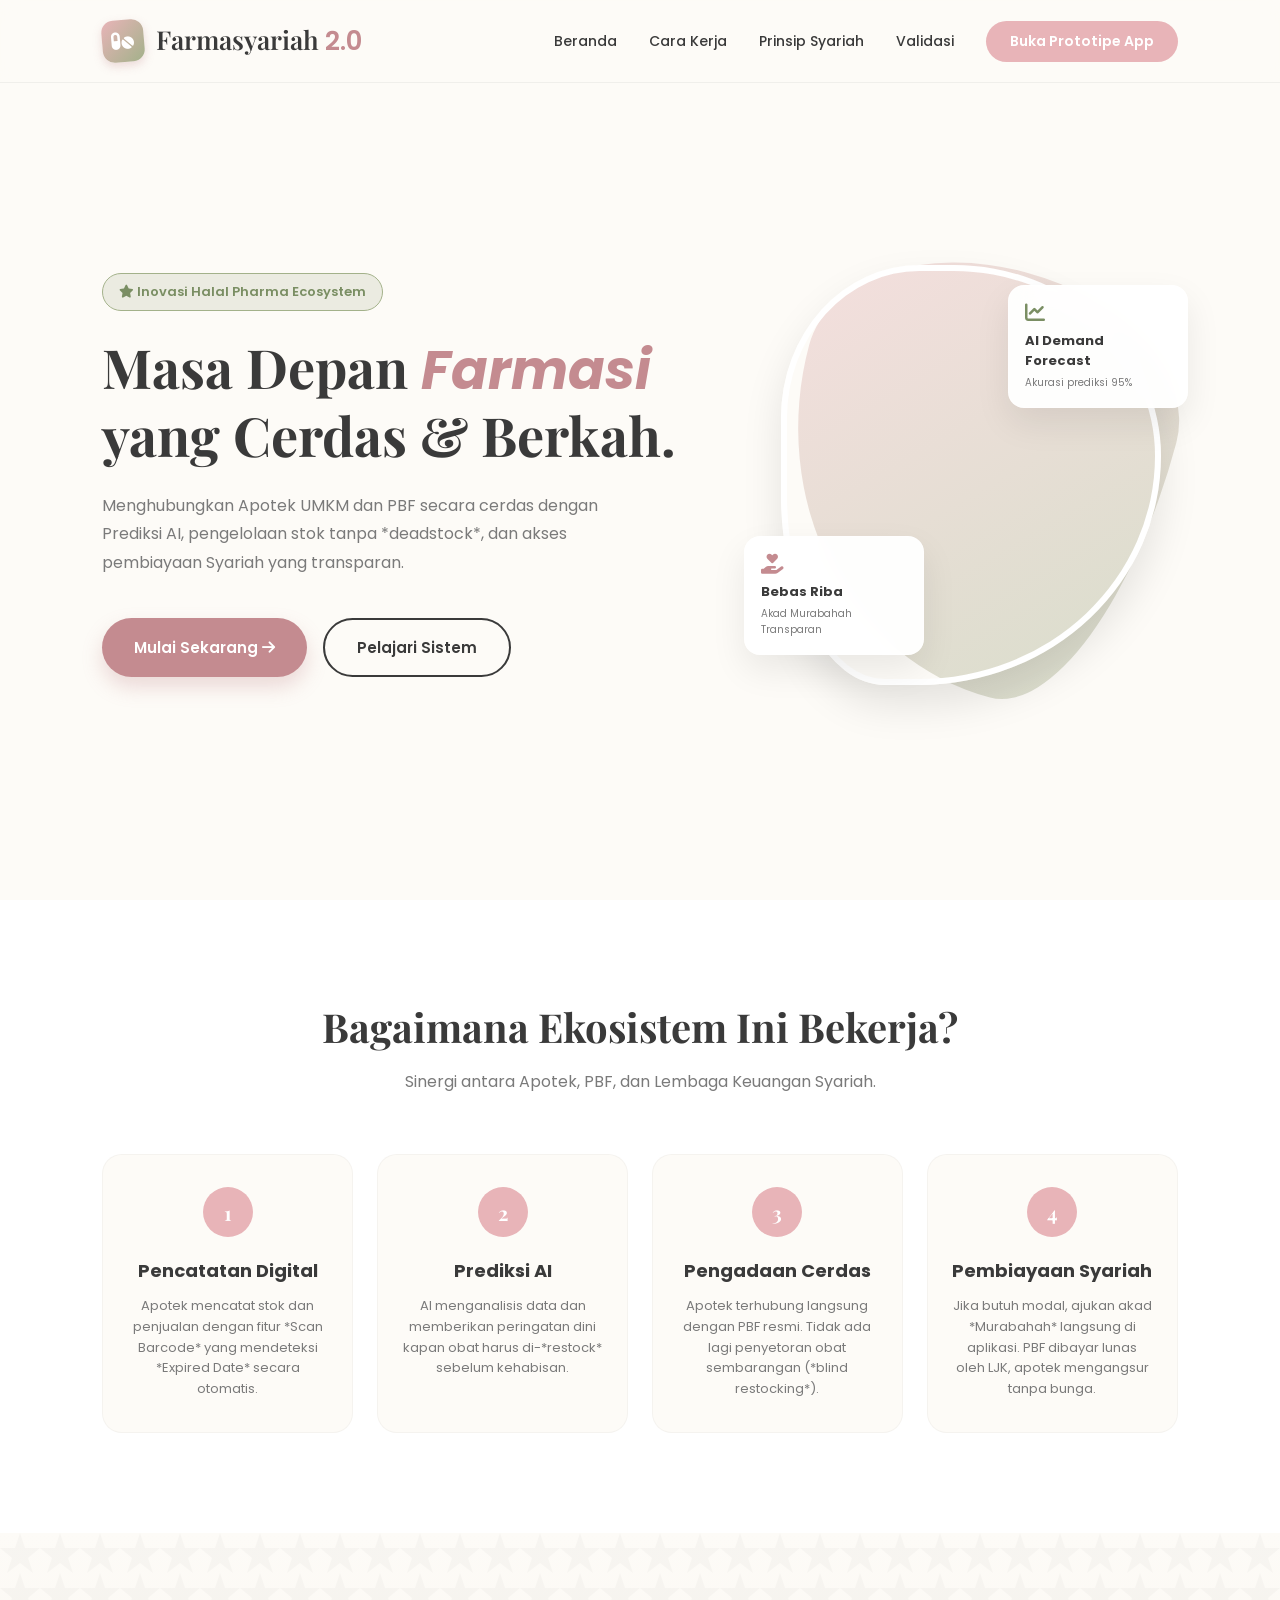
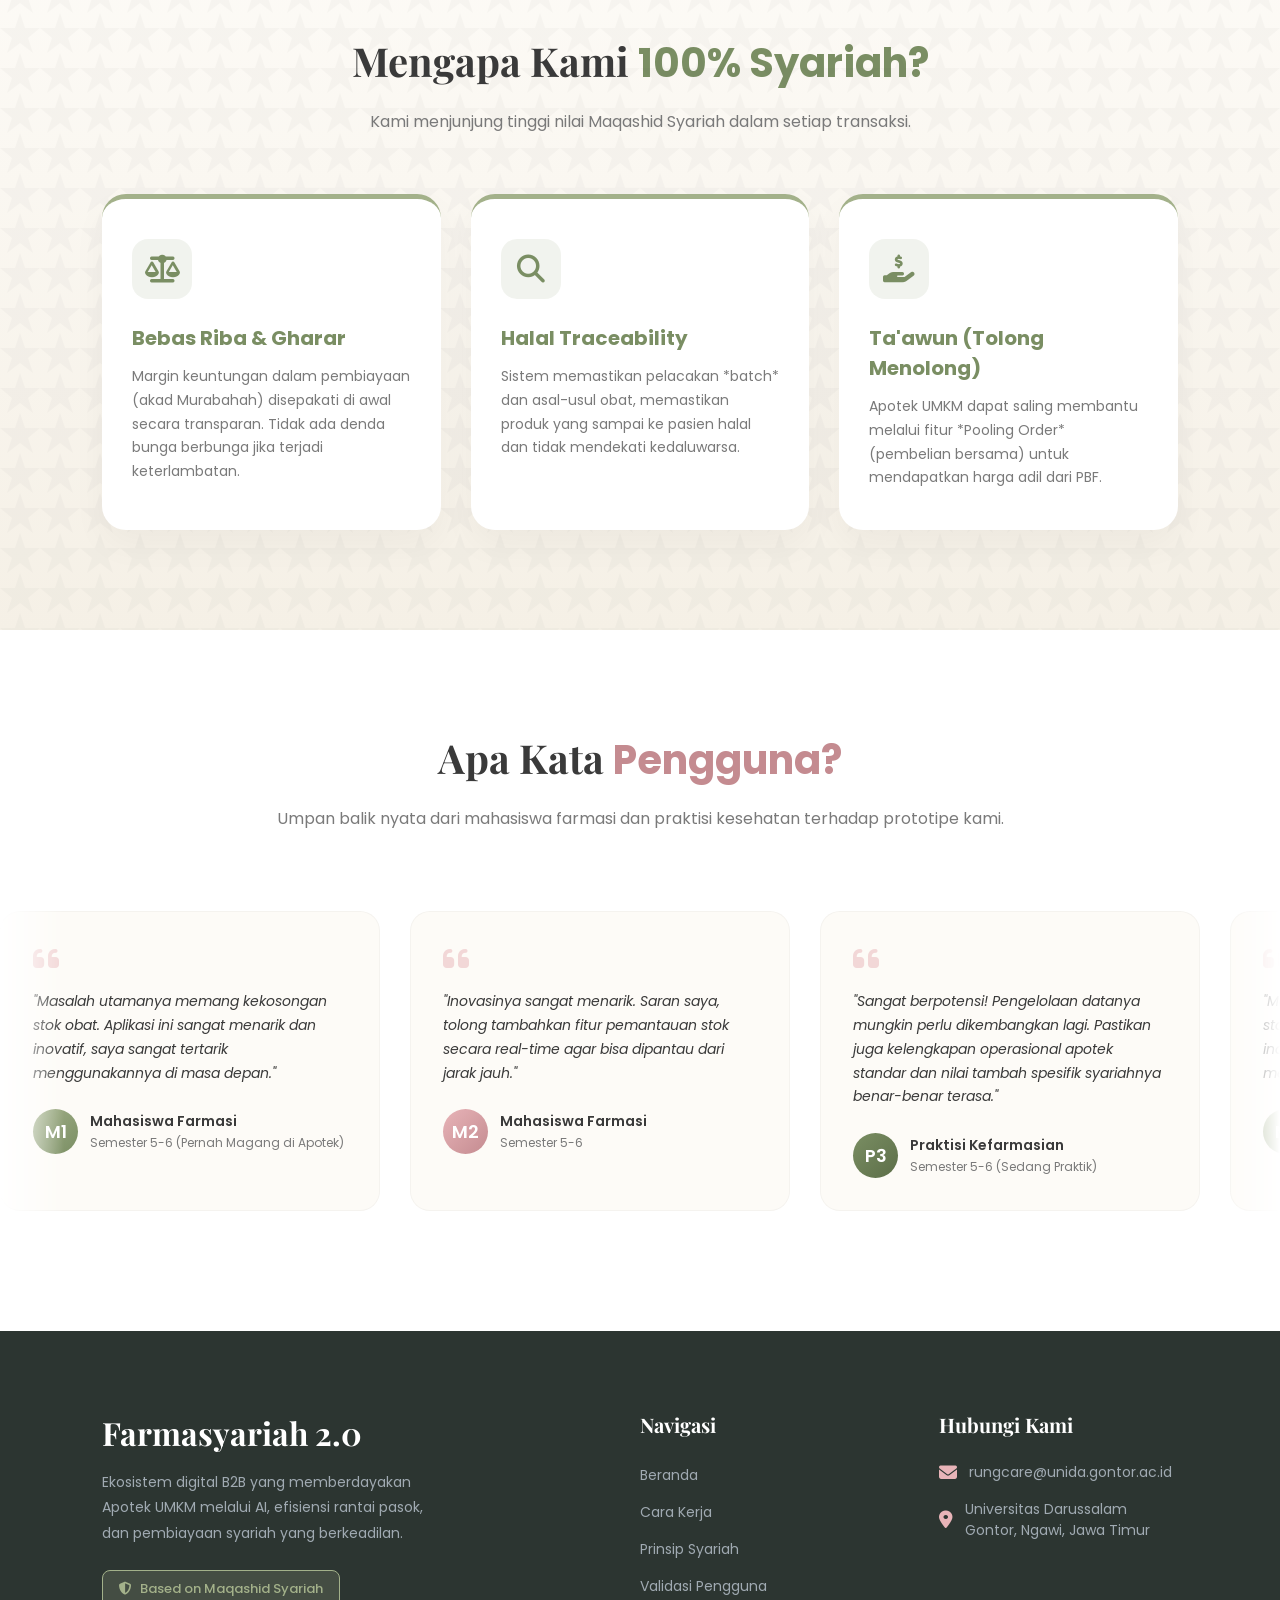
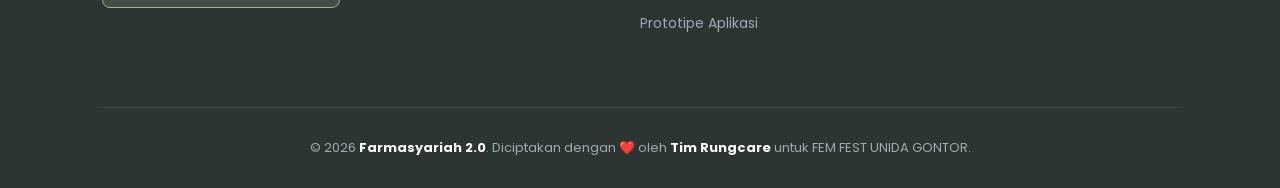
<file: index.html>
<!DOCTYPE html>
<html lang="id">
<head>
    <meta charset="UTF-8">
    <meta name="viewport" content="width=device-width, initial-scale=1.0">
    <title>Farmasyariah 2.0 - Complete Ecosystem</title>
    <!-- Fonts & Icons -->
    <link href="https://fonts.googleapis.com/css2?family=Playfair+Display:ital,wght@0,600;1,600&family=Poppins:wght@300;400;500;600&display=swap" rel="stylesheet">
    <link rel="stylesheet" href="https://cdnjs.cloudflare.com/ajax/libs/font-awesome/6.4.0/css/all.min.css">
    <link rel="stylesheet" href="css/style.css">
</head>
<body>

    <!-- NAVBAR -->
    <nav>
        <a onclick="closeApp()" class="logo">
            <div class="logo-icon-box"><i class="fa-solid fa-pills"></i></div>
            <div class="logo-text">Farmasyariah <span style="color:var(--rose-dark);">2.0</span></div>
        </a>
        <div class="nav-links">
            <a onclick="closeApp()">Beranda</a>
            <a href="#cara-kerja" onclick="closeApp()">Cara Kerja</a>
            <a href="#syariah" onclick="closeApp()">Prinsip Syariah</a>
            <a href="#testimoni" onclick="closeApp()">Validasi</a>
            <button class="btn-nav" onclick="openApp()">Buka Prototipe App</button>
        </div>
    </nav>

    <!-- ============================================== -->
    <!-- LANDING PAGE                                   -->
    <!-- ============================================== -->
    <div id="landing-page">
        <section id="beranda">
            <div class="hero-content animate-fade">
                <div class="hero-badge"><i class="fa-solid fa-star"></i> Inovasi Halal Pharma Ecosystem</div>
                <h1 class="hero-title">Masa Depan <span>Farmasi</span> yang Cerdas & Berkah.</h1>
                <p class="hero-desc">Menghubungkan Apotek UMKM dan PBF secara cerdas dengan Prediksi AI, pengelolaan stok tanpa *deadstock*, dan akses pembiayaan Syariah yang transparan.</p>
                <div class="hero-btns">
                    <button class="btn-primary" onclick="openApp()">Mulai Sekarang <i class="fa-solid fa-arrow-right"></i></button>
                    <button class="btn-outline" onclick="document.getElementById('cara-kerja').scrollIntoView()">Pelajari Sistem</button>
                </div>
            </div>
            
            <div class="hero-image animate-fade delay-1">
                <div class="blob-bg"></div>
                <div class="blob-image"></div>
                <div class="floating-card fc-1">
                    <i class="fa-solid fa-chart-line" style="color: var(--sage-dark); font-size: 20px; margin-bottom: 8px;"></i>
                    <h4 style="font-size: 13px; margin-bottom: 4px;">AI Demand Forecast</h4>
                    <p style="font-size: 10px; color: var(--text-muted);">Akurasi prediksi 95%</p>
                </div>
                <div class="floating-card fc-2">
                    <i class="fa-solid fa-hand-holding-heart" style="color: var(--rose-dark); font-size: 20px; margin-bottom: 8px;"></i>
                    <h4 style="font-size: 13px; margin-bottom: 4px;">Bebas Riba</h4>
                    <p style="font-size: 10px; color: var(--text-muted);">Akad Murabahah Transparan</p>
                </div>
            </div>
        </section>

        <section id="cara-kerja">
            <h2 class="section-title">Bagaimana Ekosistem Ini Bekerja?</h2>
            <p class="section-subtitle">Sinergi antara Apotek, PBF, dan Lembaga Keuangan Syariah.</p>
            <div class="steps-container animate-fade delay-2">
                <div class="step-card">
                    <div class="step-num">1</div>
                    <h3>Pencatatan Digital</h3>
                    <p>Apotek mencatat stok dan penjualan dengan fitur *Scan Barcode* yang mendeteksi *Expired Date* secara otomatis.</p>
                </div>
                <div class="step-card">
                    <div class="step-num">2</div>
                    <h3>Prediksi AI</h3>
                    <p>AI menganalisis data dan memberikan peringatan dini kapan obat harus di-*restock* sebelum kehabisan.</p>
                </div>
                <div class="step-card">
                    <div class="step-num">3</div>
                    <h3>Pengadaan Cerdas</h3>
                    <p>Apotek terhubung langsung dengan PBF resmi. Tidak ada lagi penyetoran obat sembarangan (*blind restocking*).</p>
                </div>
                <div class="step-card">
                    <div class="step-num">4</div>
                    <h3>Pembiayaan Syariah</h3>
                    <p>Jika butuh modal, ajukan akad *Murabahah* langsung di aplikasi. PBF dibayar lunas oleh LJK, apotek mengangsur tanpa bunga.</p>
                </div>
            </div>
        </section>

        <section id="syariah">
            <div class="islamic-pattern"></div>
            <h2 class="section-title">Mengapa Kami <span style="color: var(--sage-dark);">100% Syariah?</span></h2>
            <p class="section-subtitle">Kami menjunjung tinggi nilai Maqashid Syariah dalam setiap transaksi.</p>
            <div class="syariah-grid">
                <div class="syariah-card">
                    <div class="syariah-icon"><i class="fa-solid fa-scale-balanced"></i></div>
                    <h3>Bebas Riba & Gharar</h3>
                    <p>Margin keuntungan dalam pembiayaan (akad Murabahah) disepakati di awal secara transparan. Tidak ada denda bunga berbunga jika terjadi keterlambatan.</p>
                </div>
                <div class="syariah-card">
                    <div class="syariah-icon"><i class="fa-solid fa-magnifying-glass"></i></div>
                    <h3>Halal Traceability</h3>
                    <p>Sistem memastikan pelacakan *batch* dan asal-usul obat, memastikan produk yang sampai ke pasien halal dan tidak mendekati kedaluwarsa.</p>
                </div>
                <div class="syariah-card">
                    <div class="syariah-icon"><i class="fa-solid fa-hand-holding-dollar"></i></div>
                    <h3>Ta'awun (Tolong Menolong)</h3>
                    <p>Apotek UMKM dapat saling membantu melalui fitur *Pooling Order* (pembelian bersama) untuk mendapatkan harga adil dari PBF.</p>
                </div>
            </div>
        </section>

        <!-- ============================================== -->
        <!-- TESTIMONI SECTION (MARQUEE JALAN MUTER)        -->
        <!-- ============================================== -->
        <section id="testimoni">
            <div class="testi-header">
                <h2 class="section-title">Apa Kata <span style="color: var(--rose-dark);">Pengguna?</span></h2>
                <p class="section-subtitle">Umpan balik nyata dari mahasiswa farmasi dan praktisi kesehatan terhadap prototipe kami.</p>
            </div>
            
            <div class="marquee-container">
                <div class="marquee-track">
                    <!-- SET 1 -->
                    <div class="testi-card">
                        <i class="fa-solid fa-quote-left quote-icon"></i>
                        <p class="testi-text">"Masalah utamanya memang kekosongan stok obat. Aplikasi ini sangat menarik dan inovatif, saya sangat tertarik menggunakannya di masa depan."</p>
                        <div class="testi-user">
                            <div class="testi-avatar">M1</div>
                            <div class="testi-info">
                                <h4>Mahasiswa Farmasi</h4>
                                <p>Semester 5-6 (Pernah Magang di Apotek)</p>
                            </div>
                        </div>
                    </div>
                    
                    <div class="testi-card">
                        <i class="fa-solid fa-quote-left quote-icon"></i>
                        <p class="testi-text">"Inovasinya sangat menarik. Saran saya, tolong tambahkan fitur pemantauan stok secara real-time agar bisa dipantau dari jarak jauh."</p>
                        <div class="testi-user">
                            <div class="testi-avatar" style="background: linear-gradient(135deg, var(--rose) 0%, var(--rose-dark) 100%);">M2</div>
                            <div class="testi-info">
                                <h4>Mahasiswa Farmasi</h4>
                                <p>Semester 5-6</p>
                            </div>
                        </div>
                    </div>

                    <div class="testi-card">
                        <i class="fa-solid fa-quote-left quote-icon"></i>
                        <p class="testi-text">"Sangat berpotensi! Pengelolaan datanya mungkin perlu dikembangkan lagi. Pastikan juga kelengkapan operasional apotek standar dan nilai tambah spesifik syariahnya benar-benar terasa."</p>
                        <div class="testi-user">
                            <div class="testi-avatar" style="background: linear-gradient(135deg, #7A8E63 0%, #5C6E48 100%);">P3</div>
                            <div class="testi-info">
                                <h4>Praktisi Kefarmasian</h4>
                                <p>Semester 5-6 (Sedang Praktik)</p>
                            </div>
                        </div>
                    </div>

                    <!-- SET 2 (DUPLIKAT BIAR MUTERNYA NYAMBUNG) -->
                    <div class="testi-card">
                        <i class="fa-solid fa-quote-left quote-icon"></i>
                        <p class="testi-text">"Masalah utamanya memang kekosongan stok obat. Aplikasi ini sangat menarik dan inovatif, saya sangat tertarik menggunakannya di masa depan."</p>
                        <div class="testi-user">
                            <div class="testi-avatar">M1</div>
                            <div class="testi-info">
                                <h4>Mahasiswa Farmasi</h4>
                                <p>Semester 5-6 (Pernah Magang di Apotek)</p>
                            </div>
                        </div>
                    </div>
                    
                    <div class="testi-card">
                        <i class="fa-solid fa-quote-left quote-icon"></i>
                        <p class="testi-text">"Inovasinya sangat menarik. Saran saya, tolong tambahkan fitur pemantauan stok secara real-time agar bisa dipantau dari jarak jauh."</p>
                        <div class="testi-user">
                            <div class="testi-avatar" style="background: linear-gradient(135deg, var(--rose) 0%, var(--rose-dark) 100%);">M2</div>
                            <div class="testi-info">
                                <h4>Mahasiswa Farmasi</h4>
                                <p>Semester 5-6</p>
                            </div>
                        </div>
                    </div>

                    <div class="testi-card">
                        <i class="fa-solid fa-quote-left quote-icon"></i>
                        <p class="testi-text">"Sangat berpotensi! Pengelolaan datanya mungkin perlu dikembangkan lagi. Pastikan juga kelengkapan operasional apotek standar dan nilai tambah spesifik syariahnya benar-benar terasa."</p>
                        <div class="testi-user">
                            <div class="testi-avatar" style="background: linear-gradient(135deg, #7A8E63 0%, #5C6E48 100%);">P3</div>
                            <div class="testi-info">
                                <h4>Praktisi Kefarmasian</h4>
                                <p>Semester 5-6 (Sedang Praktik)</p>
                            </div>
                        </div>
                    </div>
                </div>
            </div>
        </section>

        <footer>
            <div class="footer-grid">
                <div class="footer-brand">
                    <h2>Farmasyariah 2.0</h2>
                    <p>Ekosistem digital B2B yang memberdayakan Apotek UMKM melalui AI, efisiensi rantai pasok, dan pembiayaan syariah yang berkeadilan.</p>
                    <div class="sharia-badge">
                        <i class="fa-solid fa-shield-halved"></i> Based on Maqashid Syariah
                    </div>
                </div>
                <div class="footer-links">
                    <h4>Navigasi</h4>
                    <ul>
                        <li><a onclick="closeApp()">Beranda</a></li>
                        <li><a href="#cara-kerja" onclick="closeApp()">Cara Kerja</a></li>
                        <li><a href="#syariah" onclick="closeApp()">Prinsip Syariah</a></li>
                        <li><a href="#testimoni" onclick="closeApp()">Validasi Pengguna</a></li>
                        <li><a onclick="openApp()">Prototipe Aplikasi</a></li>
                    </ul>
                </div>
                <div class="footer-contact">
                    <h4>Hubungi Kami</h4>
                    <p><i class="fa-solid fa-envelope"></i> rungcare@unida.gontor.ac.id</p>
                    <p><i class="fa-solid fa-location-dot"></i> Universitas Darussalam Gontor, Ngawi, Jawa Timur</p>
                </div>
            </div>
            <div class="footer-bottom">
                <p>&copy; 2026 <b>Farmasyariah 2.0</b>. Diciptakan dengan ❤️ oleh <b>Tim Rungcare</b> untuk FEM FEST UNIDA GONTOR.</p>
            </div>
        </footer>
    </div>

    <!-- ============================================== -->
    <!-- LOGIN SCREEN & DASHBOARD (TIDAK DIUBAH)        -->
    <!-- ============================================== -->
    <!-- (Kode Login Screen & Dashboard tetap sama persis seperti sebelumnya) -->
    
    <!-- LOGIN SCREEN -->
    <div id="login-screen" style="display: none;">
        <div class="login-card">
            <div class="logo-icon-box"><i class="fa-solid fa-pills"></i></div>
            <h2>Masuk ke Farmasyariah</h2>
            <p>Silakan pilih akses dan masukkan detail Anda.</p>

            <div class="input-group">
                <label>Pilih Akses Role</label>
                <select id="input-role" onchange="updateFormLabels()">
                    <option value="apotek">Sebagai Apotek (User)</option>
                    <option value="pbf">Sebagai PBF (Pemasok)</option>
                </select>
            </div>

            <div class="input-group">
                <label id="label-nama-user">Nama Pengguna / Apoteker</label>
                <input type="text" id="input-nama-user" value="Apoteker Imtiyaz">
            </div>
            <div class="input-group">
                <label id="label-nama-inst">Nama Apotek</label>
                <input type="text" id="input-nama-inst" value="Apotek Sehat Sejahtera">
            </div>

            <button type="button" class="btn-login" onclick="handleLogin()">Masuk Dashboard <i class="fa-solid fa-arrow-right-to-bracket"></i></button>
            <button type="button" class="btn-outline" style="width: 100%; padding: 12px; margin-top: 12px; border-radius: 12px; font-size: 13px;" onclick="closeApp()">Kembali ke Beranda</button>
        </div>
    </div>

    <!-- APP SECTION (DASHBOARD) -->
    <div id="app-section">
        <div class="dash-container">
            <!-- SIDEBAR -->
            <div class="dash-sidebar">
                <div class="logo" style="margin-bottom: 32px;">
                    <div class="logo-icon-box" style="width: 30px; height: 30px; font-size: 14px; border-radius: 8px;"><i class="fa-solid fa-pills"></i></div>
                    <div class="logo-text" style="font-size: 18px;">Farmasyariah</div>
                </div>
                
                <div id="menu-apotek" style="display: none;">
                    <div class="dash-nav-item active" onclick="switchAppView('scan', this)"><i class="fa-solid fa-barcode"></i> 1. Scan & Expired</div>
                    <div class="dash-nav-item" onclick="switchAppView('restock', this)"><i class="fa-solid fa-robot"></i> 2. Smart Restock (AI)</div>
                    <div class="dash-nav-item" onclick="switchAppView('financing', this)"><i class="fa-solid fa-file-signature"></i> 3. Akad Murabahah</div>
                </div>

                <div id="menu-pbf" style="display: none;">
                    <div class="dash-nav-item active" onclick="switchAppView('pbf', this)"><i class="fa-solid fa-boxes-packing"></i> Pesanan & Retur</div>
                    <div class="dash-nav-item" onclick="switchAppView('pbf-akad', this)"><i class="fa-solid fa-file-contract"></i> Arsip Akad</div>
                    <div class="dash-nav-item" onclick="switchAppView('pbf-riwayat', this)"><i class="fa-solid fa-clock-rotate-left"></i> Riwayat Transaksi</div>
                </div>

                <button class="btn-logout" onclick="logout()"><i class="fa-solid fa-arrow-right-from-bracket"></i> Keluar (Logout)</button>
            </div>

            <!-- MAIN CONTENT -->
            <div class="dash-main">
                <!-- VIEWS APOTEK -->
                <div id="app-view-scan" class="app-view">
                    <div class="dash-header"><h2>Scan Barcode & Deteksi Expired</h2><span class="badge badge-green">Kamera Aktif</span></div>
                    <div class="card">
                        <div class="scan-box">
                            <div class="scan-line" id="scan-line"></div>
                            <i class="fa-solid fa-barcode" id="scan-icon" style="font-size: 64px; color:var(--text-muted); margin-bottom: 16px;"></i>
                            <h3 id="scan-text" style="margin-bottom: 16px;">Arahkan kamera ke barcode obat</h3>
                            <button class="btn-aesthetic" onclick="startScan()" id="btn-scan"><i class="fa-solid fa-camera"></i> Mulai Scan</button>
                        </div>
                        <div id="scan-result" style="display: none; margin-top: 24px; padding: 24px; border: 1px solid var(--sage); border-radius: 16px; background: rgba(163,177,138,0.05);">
                            <h3 style="color: var(--sage-dark); margin-bottom: 16px;"><i class="fa-solid fa-check-circle"></i> Obat Terdeteksi</h3>
                            <table>
                                <tr><td style="color:var(--text-muted);">Nama Obat</td><td><b>Paracetamol 500mg</b></td></tr>
                                <tr><td style="color:var(--text-muted);">Nomor Batch</td><td>B-2024-X1</td></tr>
                                <tr><td style="color:var(--text-muted);">Sisa Stok</td><td>5 Box</td></tr>
                                <tr><td style="color:var(--text-muted);">Kedaluwarsa</td><td><b style="color: #DC2626;" id="info-expired">Memuat data...</b></td></tr>
                            </table>
                            <button class="btn-rose" style="margin-top: 16px;" onclick="showToast('Pengajuan retur ke PBF dikirim!')"><i class="fa-solid fa-rotate-left"></i> Ajukan Retur ke PBF</button>
                        </div>
                    </div>
                </div>

                <div id="app-view-restock" class="app-view">
                    <div class="dash-header"><h2>Smart Restock (AI)</h2><span class="badge badge-yellow">AI Aktif</span></div>
                    <div class="card">
                        <table>
                            <thead><tr><th>Obat</th><th>Sisa</th><th>Prediksi Habis</th><th>Aksi</th></tr></thead>
                            <tbody>
                                <tr><td>Paracetamol 500mg</td><td><span class="badge badge-red">5 Box</span></td><td>3 Hari Lagi</td><td><button class="btn-rose" onclick="openAkad()">Buat Akad Pembiayaan</button></td></tr>
                            </tbody>
                        </table>
                    </div>
                </div>

                <div id="app-view-financing" class="app-view">
                    <div class="dash-header"><h2>Akad Murabahah</h2></div>
                    <div class="card" id="financing-form">
                        <p style="font-size: 14px; margin-bottom: 24px;">Silakan periksa detail pengadaan obat di bawah ini. Jika setuju, klik tombol untuk melihat draf Surat Akad.</p>
                        <div style="background: rgba(232, 180, 184, 0.1); padding: 20px; border-radius: 12px; margin-bottom: 24px; border: 1px solid var(--rose);">
                            <table>
                                <tr><td>Nama Obat</td><td><b>Paracetamol 500mg (10 Box)</b></td></tr>
                                <tr><td>Harga PBF</td><td>Rp 150.000</td></tr>
                                <tr><td>Margin Syariah (10%)</td><td>Rp 15.000</td></tr>
                                <tr><td><b>Total Harga Jual</b></td><td><b style="color: var(--rose-dark);">Rp 165.000</b></td></tr>
                                <tr><td>Angsuran (3 Bulan)</td><td>Rp 55.000 / bulan</td></tr>
                            </table>
                        </div>
                        <button class="btn-primary" style="width: 100%; border-radius: 8px;" onclick="openAkad()"><i class="fa-solid fa-file-signature"></i> Lihat & Tanda Tangan Akad</button>
                    </div>
                </div>

                <!-- VIEWS PBF -->
                <div id="app-view-pbf" class="app-view">
                    <div class="dash-header"><h2>Pesanan & Retur Masuk</h2><span class="badge badge-green">Real-time</span></div>
                    <div class="card">
                        <table>
                            <thead><tr><th>Dari Apotek</th><th>Jenis</th><th>Detail Obat</th><th>Status</th><th>Aksi</th></tr></thead>
                            <tbody>
                                <tr><td id="pbf-nama-apotek">Apotek Sehat</td><td><span class="badge badge-blue">Restock Syariah</span></td><td>Paracetamol (10 Box)</td><td>Perlu Dikirim</td><td><button class="btn-aesthetic" onclick="showToast('Pesanan diproses PBF!')">Kirim Barang</button></td></tr>
                                <tr><td>Apotek Berkah Farma</td><td><span class="badge badge-red">Retur Expired</span></td><td>Vitamin C (5 Box)</td><td>Menunggu Review</td><td><button class="btn-outline" style="padding: 8px 16px; font-size:12px;" onclick="showToast('Retur disetujui!')">Setujui Retur</button></td></tr>
                            </tbody>
                        </table>
                    </div>
                </div>

                <div id="app-view-pbf-akad" class="app-view">
                    <div class="dash-header"><h2>Arsip Akad Murabahah Masuk</h2><span class="badge badge-green">Terverifikasi</span></div>
                    <div class="card">
                        <p style="font-size: 13px; color: var(--text-muted); margin-bottom: 16px;">Daftar surat akad dari LJK yang menjamin pembayaran pesanan apotek.</p>
                        <table>
                            <thead><tr><th>Tgl Akad</th><th>No. Akad</th><th>Apotek</th><th>Nilai Pembiayaan</th><th>Status</th></tr></thead>
                            <tbody>
                                <tr><td>12 Nov 2026</td><td>002/AKAD-MRB/RUNGCARE/XI/2026</td><td>Apotek Sehat Sejahtera</td><td>Rp 165.000</td><td><span class="badge badge-green">Lunas (via BMT)</span></td></tr>
                                <tr><td>10 Nov 2026</td><td>001/AKAD-MRB/RUNGCARE/XI/2026</td><td>Apotek Berkah Farma</td><td>Rp 450.000</td><td><span class="badge badge-green">Lunas (via BMT)</span></td></tr>
                            </tbody>
                        </table>
                    </div>
                </div>

                <div id="app-view-pbf-riwayat" class="app-view">
                    <div class="dash-header"><h2>Riwayat Aktivitas</h2></div>
                    <div class="card">
                        <p style="font-size: 13px; color: var(--text-muted); margin-bottom: 16px;">Log rekam jejak apotek mitra (Pesanan & Retur).</p>
                        <table>
                            <thead><tr><th>Waktu</th><th>Apotek</th><th>Aktivitas</th><th>Keterangan</th></tr></thead>
                            <tbody>
                                <tr><td>12 Nov 2026, 17:20</td><td>Apotek Sehat Sejahtera</td><td><span class="badge badge-blue">Order Masuk</span></td><td>Restock Paracetamol (10 Box) via Murabahah</td></tr>
                                <tr><td>12 Nov 2026, 15:10</td><td>Apotek Berkah Farma</td><td><span class="badge badge-red">Pengajuan Retur</span></td><td>Retur Vitamin C Expired (5 Box)</td></tr>
                                <tr><td>10 Nov 2026, 09:00</td><td>Apotek Berkah Farma</td><td><span class="badge badge-blue">Order Masuk</span></td><td>Restock Amoxicillin (20 Box) via Murabahah</td></tr>
                            </tbody>
                        </table>
                    </div>
                </div>
            </div>
        </div>
    </div>

    <!-- MODAL SURAT AKAD -->
    <div class="modal-overlay" id="modal-akad">
        <div class="modal" style="width: 800px;">
            <div style="display: flex; justify-content: space-between; align-items: center; margin-bottom: 16px;">
                <h2 style="font-family:'Playfair Display'; color:var(--rose-dark)">Draf Akad Murabahah</h2>
                <button onclick="closeModal('modal-akad')" style="background:none; border:none; font-size:20px; cursor:pointer;"><i class="fa-solid fa-xmark"></i></button>
            </div>
            <div class="akad-paper">
                <h3>AKAD PEMBIAYAAN MURABAHAH (JUAL BELI)<br>Nomor: 002/AKAD-MRB/RUNGCARE/XI/2026</h3>
                <p><b>Bismillahirrahmanirrahim,</b></p>
                <p>Pada hari ini, tanggal <b><span id="tanggal-otomatis"></span></b>, bertempat di Ngawi, kami yang bertanda tangan di bawah ini:</p>
                <p>1. <b>BMT UGT NUSANTARA</b> (Lembaga Keuangan Syariah), berkedudukan di Surabaya. Selanjutnya disebut sebagai <b>PIHAK PERTAMA (Penjual)</b>.</p>
                <p>2. <b id="akad-nama-apotek">APOTEK SEHAT SEJAHTERA</b>, berkedudukan di Ngawi. Selanjutnya disebut sebagai <b>PIHAK KEDUA (Pembeli)</b>.</p>
                <p>PIHAK PERTAMA dan PIHAK KEDUA sepakat untuk mengikatkan diri dalam Akad Pembiayaan Murabahah dengan ketentuan sebagai berikut:</p>
                <p><b>Pasal 1: Objek Akad</b><br>PIHAK PERTAMA menjual kepada PIHAK KEDUA, dan PIHAK KEDUA membeli dari PIHAK PERTAMA, barang berupa Paracetamol 500mg sebanyak 10 Box dari PBF PT. Kimia Farma Trading.</p>
                <p><b>Pasal 2: Harga Pokok dan Margin</b><br>Harga Pokok Pembelian: <b>Rp 150.000</b>.<br>Margin Keuntungan disepakati: <b>Rp 15.000</b>.<br>Harga Jual Akad Murabahah: <b>Rp 165.000</b>.</p>
                <p><b>Pasal 3: Pembayaran</b><br>PIHAK KEDUA sepakat melunasi Harga Jual sebesar Rp 165.000 secara angsuran sebanyak 3 kali. Besaran angsuran per bulan adalah <b>Rp 55.000</b>.</p>
                <p><b>Pasal 4: Bebas Riba</b><br>Akad ini dibuat bebas dari unsur Riba, Gharar, dan Maysir. Denda keterlambatan (jika ada) disalurkan ke Baitul Maal.</p>
                <p><b>Pasal 5: Ijab Qabul</b><br>PIHAK PERTAMA: <i>"Saya jual barang tersebut kepada Anda dengan harga jual Rp 165.000 dengan angsuran 3 bulan."</i><br>PIHAK KEDUA: <i>"Saya beli barang tersebut dari Anda dengan harga jual Rp 165.000 dengan angsuran 3 bulan. Saya menyetujui."</i></p>
            </div>
            <div class="signature-pad" id="signature-area">
                <p style="color: #888; margin-bottom: 16px;">Silakan bubuhkan tanda tangan digital Anda untuk menyetujui akad ini.</p>
                <button class="btn-primary" style="padding: 12px 40px;" onclick="signAkad()"><i class="fa-solid fa-pen-nib"></i> Tanda Tangan & Setujui Akad</button>
            </div>
            <div id="signed-area" style="display: none; margin-top: 20px; padding: 20px; background: rgba(16, 185, 129, 0.1); border: 1px solid #10B981; border-radius: 8px;">
                <h3 style="color: #10B981; margin-bottom: 8px;"><i class="fa-solid fa-check-circle"></i> Akad Berhasil Disepakati!</h3>
                <p style="font-size: 13px;">Pesanan telah diteruskan ke PBF. Anda bisa memantau status pengiriman di menu Restock.</p>
                <button class="btn-outline" style="margin-top: 16px; padding: 8px 16px;" onclick="closeModal('modal-akad')">Tutup Dokumen</button>
            </div>
        </div>
    </div>

    <!-- TOAST -->
    <div id="toast">
        <i class="fa-solid fa-circle-check"></i>
        <span id="toast-msg">Berhasil!</span>
    </div>

    <script src="js/script.js"></script>
</body>
</html>
</file>
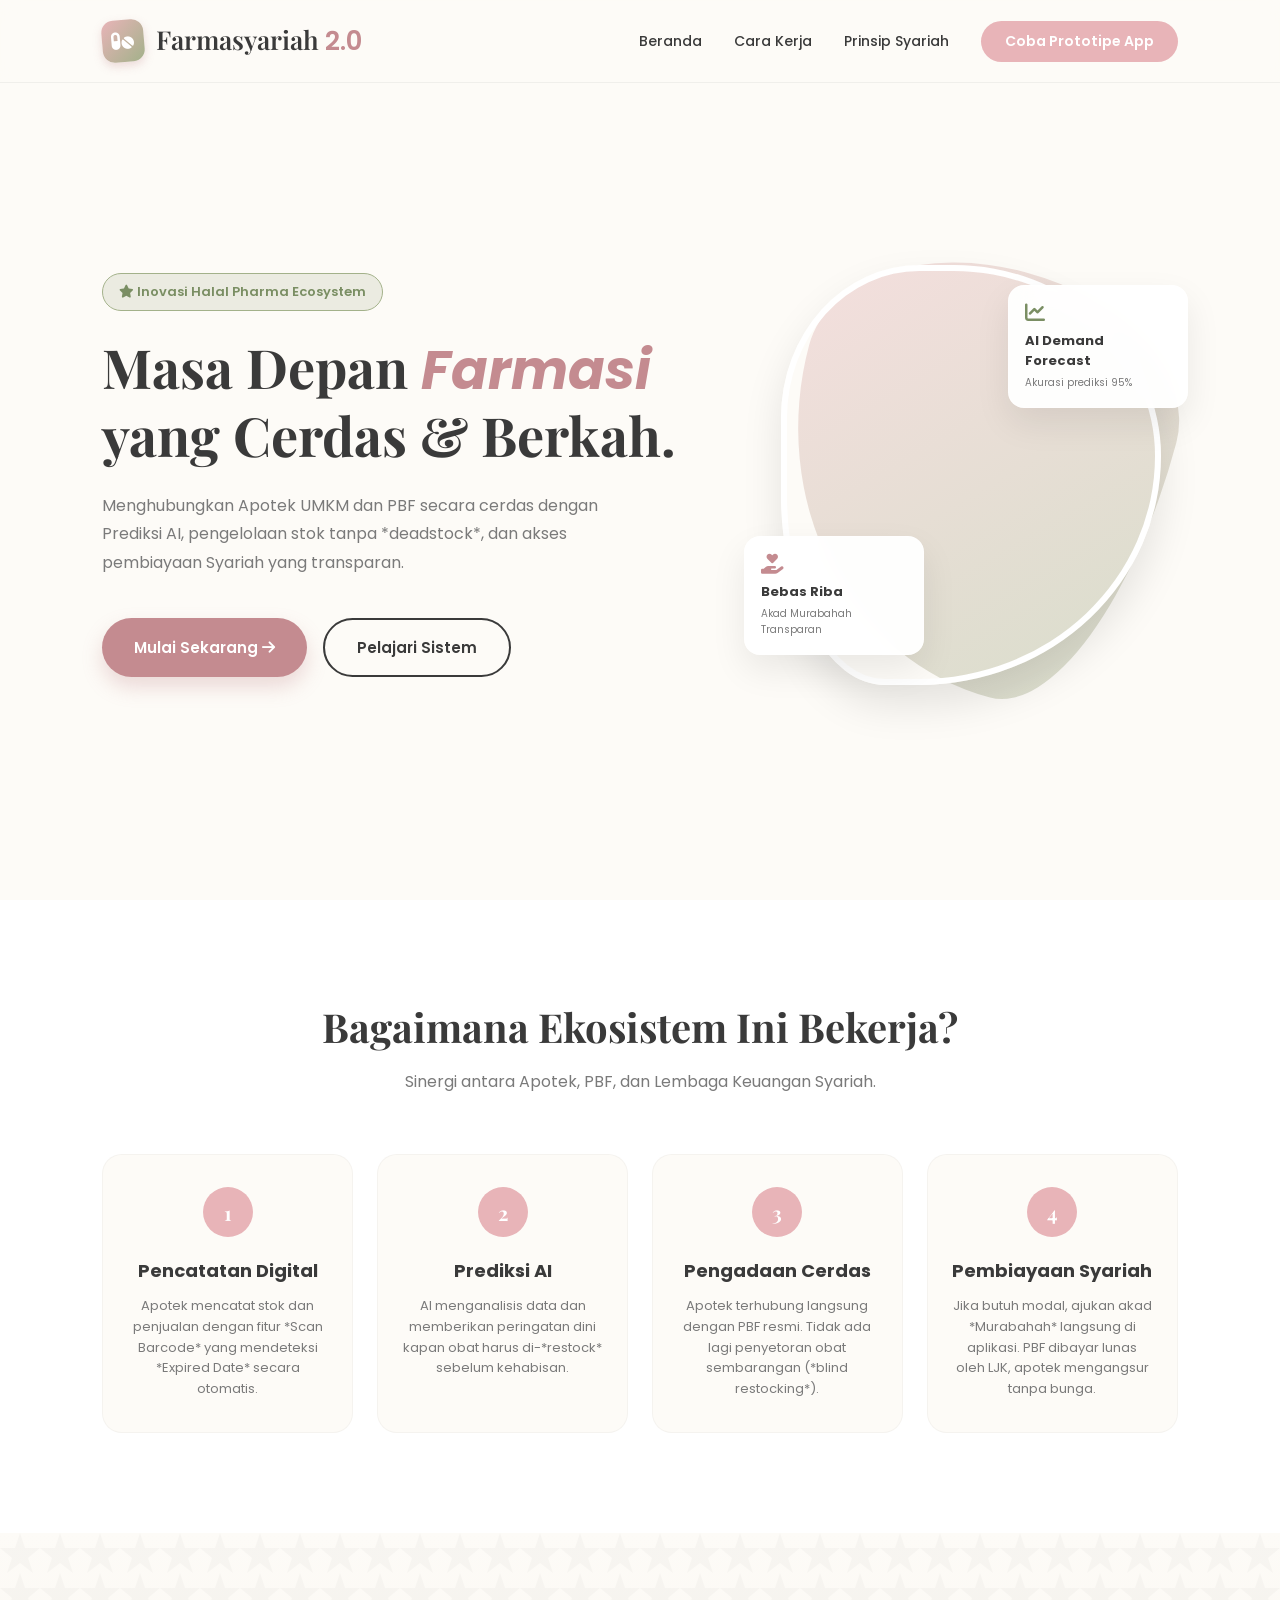
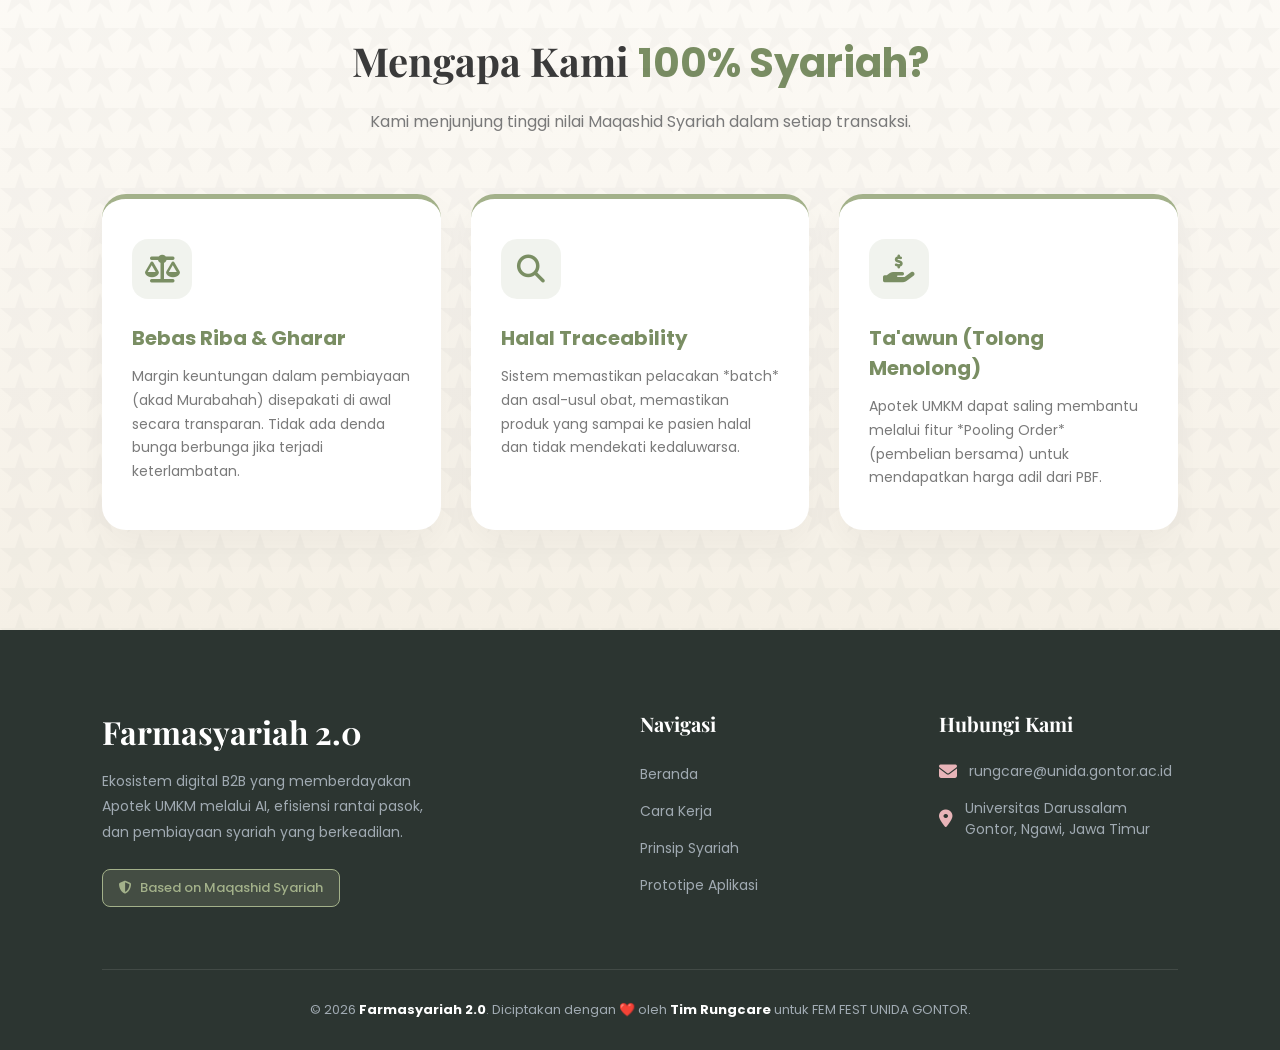
<file: farmasyariah.html>
<!DOCTYPE html>
<html lang="id">
<head>
    <meta charset="UTF-8">
    <meta name="viewport" content="width=device-width, initial-scale=1.0">
    <title>Farmasyariah 2.0 - End-to-End System</title>
    <!-- Fonts & Icons -->
    <link href="https://fonts.googleapis.com/css2?family=Playfair+Display:ital,wght@0,600;1,600&family=Poppins:wght@300;400;500;600&display=swap" rel="stylesheet">
    <link rel="stylesheet" href="https://cdnjs.cloudflare.com/ajax/libs/font-awesome/6.4.0/css/all.min.css">
    <style>
        :root {
            --bg-cream: #FDFBF7;
            --rose: #E8B4B8;
            --rose-dark: #C48B90;
            --sage: #A3B18A;
            --sage-dark: #7A8E63;
            --dark-footer: #2C3531;
            --text-dark: #3A3A3A;
            --text-muted: #7A7A7A;
            --white: #FFFFFF;
        }

        * { margin: 0; padding: 0; box-sizing: border-box; font-family: 'Poppins', sans-serif; scroll-behavior: smooth; }
        body { background-color: var(--bg-cream); color: var(--text-dark); overflow-x: hidden; }

        /* --- ANIMATIONS --- */
        @keyframes float { 0% { transform: translateY(0px); } 50% { transform: translateY(-10px); } 100% { transform: translateY(0px); } }
        @keyframes floatSlow { 0% { transform: translateY(0px) rotate(0deg); } 50% { transform: translateY(-15px) rotate(3deg); } 100% { transform: translateY(0px) rotate(0deg); } }
        @keyframes fadeIn { from { opacity: 0; transform: translateY(20px); } to { opacity: 1; transform: translateY(0); } }
        @keyframes pulse { 0% { box-shadow: 0 0 0 0 rgba(232, 180, 184, 0.7); } 70% { box-shadow: 0 0 0 10px rgba(232, 180, 184, 0); } 100% { box-shadow: 0 0 0 0 rgba(232, 180, 184, 0); } }
        
        .animate-fade { animation: fadeIn 1s ease forwards; opacity: 0; }
        .delay-1 { animation-delay: 0.3s; }
        .delay-2 { animation-delay: 0.6s; }

        /* --- NAVBAR & LOGO --- */
        nav { display: flex; justify-content: space-between; align-items: center; padding: 20px 8%; background: rgba(253, 251, 247, 0.9); backdrop-filter: blur(10px); position: fixed; width: 100%; top: 0; z-index: 100; border-bottom: 1px solid rgba(0,0,0,0.05); }
        
        .logo { display: flex; align-items: center; gap: 12px; text-decoration: none; }
        .logo-icon-box { background: linear-gradient(135deg, var(--rose) 0%, var(--sage) 100%); width: 42px; height: 42px; border-radius: 12px; display: flex; justify-content: center; align-items: center; color: white; font-size: 20px; box-shadow: 0 4px 10px rgba(196, 139, 144, 0.3); transform: rotate(-5deg); transition: 0.3s; }
        .logo:hover .logo-icon-box { transform: rotate(0deg) scale(1.05); }
        .logo-text { font-family: 'Playfair Display', serif; font-size: 26px; font-weight: 600; color: var(--text-dark); }
        
        .nav-links { display: flex; gap: 32px; align-items: center; }
        .nav-links a { text-decoration: none; color: var(--text-dark); font-weight: 500; font-size: 14px; transition: 0.3s; }
        .nav-links a:hover { color: var(--rose-dark); }
        .btn-nav { background: var(--rose); color: white; padding: 10px 24px; border-radius: 30px; text-decoration: none; font-weight: 600; transition: 0.3s; border: none; cursor: pointer; font-size: 14px; }
        .btn-nav:hover { background: var(--rose-dark); transform: translateY(-2px); box-shadow: 0 5px 15px rgba(232,180,184,0.4); }

        /* --- HERO SECTION --- */
        #beranda { min-height: 100vh; display: flex; align-items: center; padding: 100px 8% 50px; position: relative; }
        .hero-content { flex: 1.2; padding-right: 40px; z-index: 2; }
        .hero-badge { display: inline-block; background: rgba(163, 177, 138, 0.2); color: var(--sage-dark); padding: 8px 16px; border-radius: 20px; font-size: 13px; font-weight: 600; margin-bottom: 24px; border: 1px solid var(--sage); }
        .hero-title { font-family: 'Playfair Display', serif; font-size: 54px; line-height: 1.2; margin-bottom: 24px; }
        .hero-title span { color: var(--rose-dark); font-style: italic; }
        .hero-desc { font-size: 16px; color: var(--text-muted); line-height: 1.8; margin-bottom: 40px; max-width: 500px; }
        .hero-btns { display: flex; gap: 16px; }
        .btn-primary { background: var(--rose-dark); color: white; padding: 16px 32px; border-radius: 30px; border: none; font-weight: 600; cursor: pointer; transition: 0.3s; font-size: 15px; box-shadow: 0 10px 20px rgba(196, 139, 144, 0.3); }
        .btn-primary:hover { transform: translateY(-3px); box-shadow: 0 15px 25px rgba(196, 139, 144, 0.4); }
        .btn-outline { background: transparent; color: var(--text-dark); padding: 16px 32px; border-radius: 30px; border: 2px solid var(--text-dark); font-weight: 600; cursor: pointer; transition: 0.3s; font-size: 15px; }
        .btn-outline:hover { background: var(--text-dark); color: white; }

        /* --- HERO IMAGE --- */
        .hero-image { flex: 0.8; position: relative; display: flex; justify-content: center; align-items: center; }
        .blob-image { width: 380px; height: 420px; border-radius: 40% 60% 70% 30% / 40% 50% 60% 50%; background-image: url('https://images.unsplash.com/photo-1576602976047-174e57a47881?ixlib=rb-4.0.3&auto=format&fit=crop&w=800&q=80'); background-size: cover; background-position: center; box-shadow: 0 20px 40px rgba(0,0,0,0.1); border: 6px solid var(--white); animation: float 6s ease-in-out infinite; position: relative; z-index: 2; }
        .blob-bg { width: 380px; height: 420px; background: linear-gradient(135deg, rgba(232,180,184,0.4) 0%, rgba(163,177,138,0.4) 100%); border-radius: 50% 50% 30% 70% / 30% 30% 70% 70%; position: absolute; z-index: 1; transform: rotate(15deg); }
        .floating-card { background: rgba(255,255,255,0.95); backdrop-filter: blur(10px); padding: 16px; border-radius: 16px; box-shadow: 0 15px 35px rgba(0,0,0,0.08); position: absolute; border: 1px solid rgba(255,255,255,0.5); z-index: 10; width: 180px;}
        .fc-1 { top: 20px; right: -10px; animation: floatSlow 5s ease-in-out infinite; }
        .fc-2 { bottom: 30px; left: -20px; animation: floatSlow 7s ease-in-out infinite reverse; }
        
        /* --- CARA KERJA --- */
        #cara-kerja { padding: 100px 8%; background: var(--white); text-align: center; }
        .section-title { font-family: 'Playfair Display', serif; font-size: 40px; margin-bottom: 16px; color: var(--text-dark); }
        .section-subtitle { color: var(--text-muted); margin-bottom: 60px; font-size: 16px; }
        .steps-container { display: grid; grid-template-columns: repeat(4, 1fr); gap: 24px; }
        .step-card { padding: 32px 24px; background: var(--bg-cream); border-radius: 20px; border: 1px solid rgba(0,0,0,0.03); transition: 0.3s; position: relative; }
        .step-card:hover { transform: translateY(-10px); box-shadow: 0 20px 40px rgba(0,0,0,0.05); border-color: var(--rose); }
        .step-num { width: 50px; height: 50px; background: var(--rose); color: white; border-radius: 50%; display: flex; justify-content: center; align-items: center; font-size: 20px; font-weight: bold; margin: 0 auto 20px; font-family: 'Playfair Display', serif; }
        .step-card h3 { font-size: 18px; margin-bottom: 12px; }
        .step-card p { font-size: 13px; color: var(--text-muted); line-height: 1.6; }

        /* --- SYARIAH SECTION --- */
        #syariah { padding: 100px 8%; background: linear-gradient(180deg, var(--bg-cream) 0%, #F5F0E6 100%); text-align: center; position: relative; }
        .islamic-pattern { position: absolute; top: 0; left: 0; width: 100%; height: 100%; opacity: 0.03; background-image: url('data:image/svg+xml;utf8,<svg width="40" height="40" viewBox="0 0 40 40" xmlns="http://www.w3.org/2000/svg"><path d="M20 0l5 15h15L28 25l5 15-13-10-13 10 5-15L0 15h15z" fill="%233A3A3A"/></svg>'); pointer-events: none; }
        .syariah-grid { display: grid; grid-template-columns: repeat(3, 1fr); gap: 30px; margin-top: 50px; position: relative; z-index: 2; }
        .syariah-card { background: var(--white); padding: 40px 30px; border-radius: 24px; border-top: 5px solid var(--sage); box-shadow: 0 15px 35px rgba(0,0,0,0.04); text-align: left; transition: 0.3s; }
        .syariah-card:hover { transform: scale(1.03); }
        .syariah-icon { width: 60px; height: 60px; background: rgba(163, 177, 138, 0.15); color: var(--sage-dark); border-radius: 16px; display: flex; justify-content: center; align-items: center; font-size: 28px; margin-bottom: 24px; }
        .syariah-card h3 { font-size: 20px; margin-bottom: 12px; color: var(--sage-dark); }
        .syariah-card p { font-size: 14px; color: var(--text-muted); line-height: 1.7; }

        /* --- FOOTER --- */
        footer { background: var(--dark-footer); color: var(--bg-cream); padding: 80px 8% 30px; position: relative; }
        .footer-grid { display: grid; grid-template-columns: 2fr 1fr 1fr; gap: 60px; margin-bottom: 60px; }
        .footer-brand h2 { font-family: 'Playfair Display', serif; font-size: 32px; margin-bottom: 16px; color: var(--white); }
        .footer-brand p { font-size: 14px; color: #A0AAB2; line-height: 1.8; max-width: 350px; margin-bottom: 24px; }
        .sharia-badge { display: inline-flex; align-items: center; gap: 8px; background: rgba(163, 177, 138, 0.2); padding: 8px 16px; border-radius: 8px; font-size: 13px; font-weight: 500; color: var(--sage); border: 1px solid var(--sage); }
        .footer-links h4, .footer-contact h4 { font-family: 'Playfair Display', serif; font-size: 20px; margin-bottom: 24px; color: var(--white); }
        .footer-links ul { list-style: none; }
        .footer-links li { margin-bottom: 12px; }
        .footer-links a { color: #A0AAB2; text-decoration: none; font-size: 14px; transition: 0.3s; }
        .footer-links a:hover { color: var(--rose); padding-left: 5px; }
        .footer-contact p { font-size: 14px; color: #A0AAB2; margin-bottom: 16px; display: flex; align-items: center; gap: 12px; }
        .footer-contact i { color: var(--rose); font-size: 18px; }
        .footer-bottom { border-top: 1px solid rgba(255,255,255,0.1); padding-top: 30px; text-align: center; font-size: 13px; color: #A0AAB2; }
        .footer-bottom b { color: var(--white); }

        /* --- APP SECTION --- */
        #app-section { display: none; padding: 100px 8%; background: var(--bg-cream); min-height: 100vh; }
        
        .dash-container { background: var(--white); border-radius: 24px; box-shadow: 0 20px 50px rgba(0,0,0,0.08); overflow: hidden; display: flex; height: 80vh; }
        .dash-sidebar { width: 250px; background: #F9F9F9; border-right: 1px solid #EEE; padding: 24px 16px; display: flex; flex-direction: column; }
        .dash-nav-item { display: flex; align-items: center; gap: 12px; padding: 14px; border-radius: 12px; color: var(--text-muted); cursor: pointer; font-size: 14px; font-weight: 500; margin-bottom: 8px; transition: 0.2s; position: relative; }
        .dash-nav-item:hover { background: rgba(232, 180, 184, 0.1); color: var(--rose-dark); }
        .dash-nav-item.active { background: var(--rose); color: white; }
        .notif-dot { width: 8px; height: 8px; background: red; border-radius: 50%; position: absolute; right: 14px; top: 16px; display: none; animation: pulse 2s infinite; }
        
        .dash-main { flex: 1; padding: 32px; overflow-y: auto; background: #FDFDFD; }
        
        .dash-header { display: flex; justify-content: space-between; align-items: center; margin-bottom: 32px; }
        .dash-header h2 { font-family: 'Playfair Display', serif; font-size: 28px; }
        .card { background: var(--white); border: 1px solid #EEE; border-radius: 16px; padding: 24px; box-shadow: 0 4px 15px rgba(0,0,0,0.02); margin-bottom: 24px; }
        .btn-aesthetic { background: var(--sage); color: white; padding: 10px 20px; border-radius: 10px; border: none; font-weight: 600; cursor: pointer; transition: 0.2s; font-size: 13px; }
        .btn-aesthetic:hover { background: var(--sage-dark); }
        .btn-rose { background: var(--rose); color: white; padding: 10px 20px; border-radius: 10px; border: none; font-weight: 600; cursor: pointer; transition: 0.2s; font-size: 13px; }
        .btn-rose:hover { background: var(--rose-dark); }
        
        table { width: 100%; border-collapse: collapse; text-align: left; }
        th { padding: 12px; font-size: 12px; color: var(--text-muted); border-bottom: 2px solid #EEE; text-transform: uppercase; }
        td { padding: 16px 12px; font-size: 14px; border-bottom: 1px solid #F5F5F5; }
        
        .badge { padding: 6px 12px; border-radius: 20px; font-size: 11px; font-weight: 600; }
        .badge-red { background: rgba(239, 68, 68, 0.1); color: #DC2626; }
        .badge-yellow { background: rgba(245, 158, 11, 0.1); color: #D97706; }
        .badge-green { background: rgba(16, 185, 129, 0.1); color: #059669; }
        .badge-blue { background: rgba(59, 130, 246, 0.1); color: #2563EB; }

        .app-view { display: none; animation: fadeIn 0.4s ease; }
        .app-view.active { display: block; }
        
        .scan-box { text-align: center; padding: 40px; border: 2px dashed var(--rose); border-radius: 16px; background: rgba(232, 180, 184, 0.05); position: relative; }
        .scan-line { position: absolute; top: 0; left: 0; width: 100%; height: 2px; background: var(--rose-dark); animation: scanAnim 2s infinite linear; display: none; }
        @keyframes scanAnim { 0% { top: 0; } 50% { top: 100%; } 100% { top: 0; } }

        .modal-overlay { position: fixed; top: 0; left: 0; right: 0; bottom: 0; background: rgba(0,0,0,0.4); backdrop-filter: blur(5px); display: flex; justify-content: center; align-items: center; z-index: 1000; opacity: 0; pointer-events: none; transition: 0.3s; }
        .modal-overlay.active { opacity: 1; pointer-events: all; }
        .modal { background: var(--white); border-radius: 24px; padding: 40px; width: 450px; text-align: center; transform: translateY(20px); transition: 0.3s; }
        .modal-overlay.active .modal { transform: translateY(0); }
        
        #toast { position: fixed; bottom: 30px; right: 30px; background: var(--sage-dark); color: white; padding: 16px 24px; border-radius: 12px; font-weight: 500; display: flex; align-items: center; gap: 12px; transform: translateY(100px); opacity: 0; transition: all 0.4s; z-index: 999; }
        #toast.show { transform: translateY(0); opacity: 1; }
    </style>
</head>
<body>

    <!-- NAVBAR -->
    <nav>
        <a href="#" class="logo">
            <div class="logo-icon-box"><i class="fa-solid fa-pills"></i></div>
            <div class="logo-text">Farmasyariah <span style="color:var(--rose-dark);">2.0</span></div>
        </a>
        <div class="nav-links">
            <a href="#beranda">Beranda</a>
            <a href="#cara-kerja">Cara Kerja</a>
            <a href="#syariah">Prinsip Syariah</a>
            <button class="btn-nav" onclick="openApp()">Coba Prototipe App</button>
        </div>
    </nav>

    <!-- LANDING PAGE (Sama seperti sebelumnya) -->
    <div id="landing-page">
        <section id="beranda">
            <div class="hero-content animate-fade">
                <div class="hero-badge"><i class="fa-solid fa-star"></i> Inovasi Halal Pharma Ecosystem</div>
                <h1 class="hero-title">Masa Depan <span>Farmasi</span> yang Cerdas & Berkah.</h1>
                <p class="hero-desc">Menghubungkan Apotek UMKM dan PBF secara cerdas dengan Prediksi AI, pengelolaan stok tanpa *deadstock*, dan akses pembiayaan Syariah yang transparan.</p>
                <div class="hero-btns">
                    <button class="btn-primary" onclick="openApp()">Mulai Sekarang <i class="fa-solid fa-arrow-right"></i></button>
                    <button class="btn-outline" onclick="document.getElementById('cara-kerja').scrollIntoView()">Pelajari Sistem</button>
                </div>
            </div>
            <div class="hero-image animate-fade delay-1">
                <div class="blob-bg"></div>
                <div class="blob-image"></div>
                <div class="floating-card fc-1">
                    <i class="fa-solid fa-chart-line" style="color: var(--sage-dark); font-size: 20px; margin-bottom: 8px;"></i>
                    <h4 style="font-size: 13px; margin-bottom: 4px;">AI Demand Forecast</h4>
                    <p style="font-size: 10px; color: var(--text-muted);">Akurasi prediksi 95%</p>
                </div>
                <div class="floating-card fc-2">
                    <i class="fa-solid fa-hand-holding-heart" style="color: var(--rose-dark); font-size: 20px; margin-bottom: 8px;"></i>
                    <h4 style="font-size: 13px; margin-bottom: 4px;">Bebas Riba</h4>
                    <p style="font-size: 10px; color: var(--text-muted);">Akad Murabahah Transparan</p>
                </div>
            </div>
        </section>

        <section id="cara-kerja">
            <h2 class="section-title">Bagaimana Ekosistem Ini Bekerja?</h2>
            <p class="section-subtitle">Sinergi antara Apotek, PBF, dan Lembaga Keuangan Syariah.</p>
            <div class="steps-container animate-fade delay-2">
                <div class="step-card">
                    <div class="step-num">1</div>
                    <h3>Pencatatan Digital</h3>
                    <p>Apotek mencatat stok dan penjualan dengan fitur *Scan Barcode* yang mendeteksi *Expired Date* secara otomatis.</p>
                </div>
                <div class="step-card">
                    <div class="step-num">2</div>
                    <h3>Prediksi AI</h3>
                    <p>AI menganalisis data dan memberikan peringatan dini kapan obat harus di-*restock* sebelum kehabisan.</p>
                </div>
                <div class="step-card">
                    <div class="step-num">3</div>
                    <h3>Pengadaan Cerdas</h3>
                    <p>Apotek terhubung langsung dengan PBF resmi. Tidak ada lagi penyetoran obat sembarangan (*blind restocking*).</p>
                </div>
                <div class="step-card">
                    <div class="step-num">4</div>
                    <h3>Pembiayaan Syariah</h3>
                    <p>Jika butuh modal, ajukan akad *Murabahah* langsung di aplikasi. PBF dibayar lunas oleh LJK, apotek mengangsur tanpa bunga.</p>
                </div>
            </div>
        </section>

        <section id="syariah">
            <div class="islamic-pattern"></div>
            <h2 class="section-title">Mengapa Kami <span style="color: var(--sage-dark);">100% Syariah?</span></h2>
            <p class="section-subtitle">Kami menjunjung tinggi nilai Maqashid Syariah dalam setiap transaksi.</p>
            <div class="syariah-grid">
                <div class="syariah-card">
                    <div class="syariah-icon"><i class="fa-solid fa-scale-balanced"></i></div>
                    <h3>Bebas Riba & Gharar</h3>
                    <p>Margin keuntungan dalam pembiayaan (akad Murabahah) disepakati di awal secara transparan. Tidak ada denda bunga berbunga jika terjadi keterlambatan.</p>
                </div>
                <div class="syariah-card">
                    <div class="syariah-icon"><i class="fa-solid fa-magnifying-glass"></i></div>
                    <h3>Halal Traceability</h3>
                    <p>Sistem memastikan pelacakan *batch* dan asal-usul obat, memastikan produk yang sampai ke pasien halal dan tidak mendekati kedaluwarsa.</p>
                </div>
                <div class="syariah-card">
                    <div class="syariah-icon"><i class="fa-solid fa-hand-holding-dollar"></i></div>
                    <h3>Ta'awun (Tolong Menolong)</h3>
                    <p>Apotek UMKM dapat saling membantu melalui fitur *Pooling Order* (pembelian bersama) untuk mendapatkan harga adil dari PBF.</p>
                </div>
            </div>
        </section>

        <footer>
            <div class="footer-grid">
                <div class="footer-brand">
                    <h2>Farmasyariah 2.0</h2>
                    <p>Ekosistem digital B2B yang memberdayakan Apotek UMKM melalui AI, efisiensi rantai pasok, dan pembiayaan syariah yang berkeadilan.</p>
                    <div class="sharia-badge">
                        <i class="fa-solid fa-shield-halved"></i> Based on Maqashid Syariah
                    </div>
                </div>
                <div class="footer-links">
                    <h4>Navigasi</h4>
                    <ul>
                        <li><a href="#beranda">Beranda</a></li>
                        <li><a href="#cara-kerja">Cara Kerja</a></li>
                        <li><a href="#syariah">Prinsip Syariah</a></li>
                        <li><a href="#" onclick="openApp()">Prototipe Aplikasi</a></li>
                    </ul>
                </div>
                <div class="footer-contact">
                    <h4>Hubungi Kami</h4>
                    <p><i class="fa-solid fa-envelope"></i> rungcare@unida.gontor.ac.id</p>
                    <p><i class="fa-solid fa-location-dot"></i> Universitas Darussalam Gontor, Ngawi, Jawa Timur</p>
                </div>
            </div>
            <div class="footer-bottom">
                <p>&copy; 2026 <b>Farmasyariah 2.0</b>. Diciptakan dengan ❤️ oleh <b>Tim Rungcare</b> untuk FEM FEST UNIDA GONTOR.</p>
            </div>
        </footer>
    </div>

    <!-- ============================================== -->
    <!-- INTERACTIVE APP SECTION (END-TO-END FLOW)      -->
    <!-- ============================================== -->
    <div id="app-section">
        <div style="display: flex; justify-content: space-between; align-items: center; margin-bottom: 24px;">
            <h2 style="font-family: 'Playfair Display', serif; font-size: 32px;">Prototipe Aplikasi</h2>
            <button class="btn-outline" style="padding: 10px 20px;" onclick="closeApp()"><i class="fa-solid fa-arrow-left"></i> Kembali ke Beranda</button>
        </div>

        <div class="dash-container">
            <!-- Sidebar -->
            <div class="dash-sidebar">
                <div class="logo" style="margin-bottom: 32px;">
                    <div class="logo-icon-box" style="width: 30px; height: 30px; font-size: 14px; border-radius: 8px;"><i class="fa-solid fa-pills"></i></div>
                    <div class="logo-text" style="font-size: 18px;">Farmasyariah</div>
                </div>
                
                <div class="dash-nav-item active" onclick="switchAppView('scan', this)">
                    <i class="fa-solid fa-barcode"></i> 1. Scan & Expired
                </div>
                <div class="dash-nav-item" onclick="switchAppView('restock', this)">
                    <i class="fa-solid fa-robot"></i> 2. Smart Restock (AI)
                </div>
                <div class="dash-nav-item" onclick="switchAppView('financing', this)">
                    <i class="fa-solid fa-file-signature"></i> 3. Akad Murabahah
                </div>
                <div class="dash-nav-item" onclick="switchAppView('pbf', this)">
                    <i class="fa-solid fa-building"></i> 4. Dashboard PBF
                    <div class="notif-dot" id="pbf-notif"></div>
                </div>
            </div>

            <!-- Main Content -->
            <div class="dash-main">
                
                <!-- VIEW: SCAN & EXPIRED -->
                <div id="app-view-scan" class="app-view active">
                    <div class="dash-header">
                        <h2>Scan Barcode & Deteksi Expired</h2>
                        <span class="badge badge-green">Kamera Aktif</span>
                    </div>
                    <div class="card">
                        <div class="scan-box">
                            <div class="scan-line" id="scan-line"></div>
                            <i class="fa-solid fa-barcode" id="scan-icon" style="font-size: 64px; color:var(--text-muted); margin-bottom: 16px;"></i>
                            <h3 id="scan-text" style="margin-bottom: 16px;">Arahkan kamera ke barcode obat</h3>
                            <button class="btn-aesthetic" onclick="startScan()" id="btn-scan"><i class="fa-solid fa-camera"></i> Mulai Scan</button>
                        </div>

                        <div id="scan-result" style="display: none; margin-top: 24px; padding: 24px; border: 1px solid var(--sage); border-radius: 16px; background: rgba(163,177,138,0.05);">
                            <h3 style="color: var(--sage-dark); margin-bottom: 16px;"><i class="fa-solid fa-check-circle"></i> Obat Terdeteksi</h3>
                            <table>
                                <tr><td style="color:var(--text-muted);">Nama Obat</td><td><b>Paracetamol 500mg</b></td></tr>
                                <tr><td style="color:var(--text-muted);">Nomor Batch</td><td>B-2024-X1</td></tr>
                                <tr><td style="color:var(--text-muted);">Sisa Stok</td><td>5 Box</td></tr>
                                <tr><td style="color:var(--text-muted);">Kedaluwarsa</td><td><b style="color: #DC2626;">Desember 2026 (4 Bulan Lagi)</b></td></tr>
                            </table>
                            <button class="btn-rose" style="margin-top: 16px;" onclick="requestRetur()"><i class="fa-solid fa-rotate-left"></i> Ajukan Retur ke PBF</button>
                        </div>
                    </div>
                </div>

                <!-- VIEW: RESTOCK (AI) -->
                <div id="app-view-restock" class="app-view">
                    <div class="dash-header">
                        <h2>Smart Restock (AI)</h2>
                        <span class="badge badge-yellow">AI Aktif</span>
                    </div>
                    <div class="card">
                        <table>
                            <thead>
                                <tr><th>Obat</th><th>Sisa</th><th>Prediksi Habis</th><th>Aksi</th></tr>
                            </thead>
                            <tbody>
                                <tr>
                                    <td>Paracetamol 500mg</td>
                                    <td><span class="badge badge-red">5 Box</span></td>
                                    <td>3 Hari Lagi</td>
                                    <td><button class="btn-rose" onclick="openRestockModal('Paracetamol 500mg')">Buat Pesanan</button></td>
                                </tr>
                                <tr>
                                    <td>OBH Combi Batuk</td>
                                    <td><span class="badge badge-red">2 Box</span></td>
                                    <td>Besok</td>
                                    <td><button class="btn-rose" onclick="openRestockModal('OBH Combi Batuk')">Buat Pesanan</button></td>
                                </tr>
                            </tbody>
                        </table>
                    </div>
                </div>

                <!-- VIEW: FINANCING (AKAD & JADWAL BAYAR) -->
                <div id="app-view-financing" class="app-view">
                    <div class="dash-header">
                        <h2>Akad Murabahah (Pembiayaan Syariah)</h2>
                    </div>
                    
                    <div class="card" id="financing-form">
                        <p style="font-size: 13px; color: var(--text-muted); margin-bottom: 24px;">Pembiayaan disetujui. Silakan cek jadwal pengiriman dan jatuh tempo pembayaran di bawah.</p>
                        
                        <div style="background: rgba(163, 177, 138, 0.1); padding: 20px; border-radius: 12px; margin-bottom: 24px; border: 1px solid var(--sage);">
                            <h3 style="color: var(--sage-dark); margin-bottom: 12px;"><i class="fa-solid fa-truck-fast"></i> Info Pengiriman & Pembayaran</h3>
                            <table>
                                <tr><td style="color:var(--text-muted);">Status Pesanan</td><td><b style="color: #2563EB;">Sedang Dikemas PBF</b></td></tr>
                                <tr><td style="color:var(--text-muted);">Estimasi Tiba</td><td><b>Besok, 10:00 WIB</b></td></tr>
                                <tr><td style="color:var(--text-muted);">Total Akad</td><td><b>Rp 165.000</b></td></tr>
                                <tr><td style="color:var(--text-muted);">Jatuh Tempo Ke-1</td><td><b style="color: #DC2626;">Tanggal 1 Desember 2026</b></td></tr>
                                <tr><td style="color:var(--text-muted);">Metode Bayar</td><td><b>Virtual Account (BSI Syariah)</b></td></tr>
                            </table>
                        </div>

                        <button class="btn-aesthetic" style="width: 100%; border-radius: 8px;" onclick="showToast('Pesanan diproses & dijadwalkan oleh PBF!'); switchAppView('pbf', document.querySelectorAll('.dash-nav-item')[3])">Simulasi: Lihat dari Sisi PBF <i class="fa-solid fa-arrow-right"></i></button>
                    </div>
                </div>

                <!-- VIEW: PBF DASHBOARD -->
                <div id="app-view-pbf" class="app-view">
                    <div class="dash-header">
                        <h2>Dashboard PBF (Pemasok)</h2>
                        <span class="badge badge-green">Sistem Terhubung</span>
                    </div>
                    <div class="card">
                        <h3 style="margin-bottom: 16px;"><i class="fa-solid fa-bell"></i> Notifikasi Pesanan & Retur Masuk</h3>
                        <table>
                            <thead>
                                <tr><th>Dari Apotek</th><th>Jenis</th><th>Detail Obat</th><th>Status</th><th>Aksi PBF</th></tr>
                            </thead>
                            <tbody id="pbf-table-body">
                                <!-- Data akan masuk lewat JS -->
                            </tbody>
                        </table>
                        <p id="pbf-empty" style="text-align: center; color: var(--text-muted); font-size: 13px; margin-top: 16px;">Belum ada pesanan masuk. Coba buat pesanan dari sisi Apotek.</p>
                    </div>
                </div>

            </div>
        </div>
    </div>

    <!-- MODAL BUAT PESANAN -->
    <div class="modal-overlay" id="modal-restock">
        <div class="modal">
            <i class="fa-solid fa-file-invoice" style="font-size: 48px; color: var(--rose-dark); margin-bottom: 16px;"></i>
            <h2 style="font-family:'Playfair Display'; margin-bottom: 16px;">Buat Pesanan Restock</h2>
            
            <div style="text-align: left; margin-bottom: 16px;">
                <label style="font-size: 12px; color: var(--text-muted);">Nama Obat</label>
                <input type="text" id="modal-obat" value="Paracetamol" readonly style="width: 100%; padding: 12px; border: 1px solid #DDD; border-radius: 8px; background: #F9F9F9; margin-top: 8px; font-weight: 600;">
            </div>
            <div style="text-align: left; margin-bottom: 16px;">
                <label style="font-size: 12px; color: var(--text-muted);">Jumlah (Box)</label>
                <input type="number" id="modal-jumlah" value="10" min="1" style="width: 100%; padding: 12px; border: 1px solid #DDD; border-radius: 8px; margin-top: 8px;">
            </div>
            <div style="text-align: left; margin-bottom: 24px;">
                <label style="font-size: 12px; color: var(--text-muted);">Metode Pembayaran</label>
                <select style="width: 100%; padding: 12px; border: 1px solid #DDD; border-radius: 8px; margin-top: 8px;">
                    <option>Akad Murabahah (Syariah)</option>
                    <option>Cash / Transfer</option>
                </select>
            </div>

            <div style="display:flex; gap:12px; justify-content:center;">
                <button class="btn-outline" style="padding: 10px 20px;" onclick="closeModal('modal-restock')">Batal</button>
                <button class="btn-primary" onclick="submitRestock()">Kirim ke PBF</button>
            </div>
        </div>
    </div>

    <!-- TOAST -->
    <div id="toast">
        <i class="fa-solid fa-circle-check"></i>
        <span id="toast-msg">Berhasil!</span>
    </div>

    <script>
        // --- NAVIGASI ---
        function openApp() {
            document.getElementById('landing-page').style.display = 'none';
            document.getElementById('app-section').style.display = 'block';
            window.scrollTo(0,0);
        }

        function closeApp() {
            document.getElementById('app-section').style.display = 'none';
            document.getElementById('landing-page').style.display = 'block';
            window.scrollTo(0,0);
        }

        function switchAppView(viewId, element) {
            document.querySelectorAll('.app-view').forEach(v => v.classList.remove('active'));
            document.getElementById('app-view-' + viewId).classList.add('active');
            document.querySelectorAll('.dash-nav-item').forEach(n => n.classList.remove('active'));
            if(element) element.classList.add('active');
        }

        // --- FITUR SCAN ---
        function startScan() {
            document.getElementById('scan-line').style.display = 'block';
            document.getElementById('scan-icon').className = 'fa-solid fa-spinner fa-spin';
            document.getElementById('scan-text').innerText = "Memproses barcode...";
            document.getElementById('btn-scan').style.display = 'none';

            setTimeout(() => {
                document.getElementById('scan-line').style.display = 'none';
                document.getElementById('scan-icon').className = 'fa-solid fa-barcode';
                document.getElementById('scan-icon').style.color = 'var(--sage-dark)';
                document.getElementById('scan-text').innerText = "Scan Berhasil!";
                document.getElementById('scan-result').style.display = 'block';
            }, 1500);
        }

        // --- FITUR RETUR ---
        function requestRetur() {
            showToast('Pengajuan retur dikirim ke PBF!');
            
            // Tambah notif ke PBF
            document.getElementById('pbf-notif').style.display = 'block';
            
            const tbody = document.getElementById('pbf-table-body');
            document.getElementById('pbf-empty').style.display = 'none';
            
            const newRow = document.createElement('tr');
            newRow.innerHTML = `
                <td>Apotek Sehat</td>
                <td><span class="badge badge-red">Retur Expired</span></td>
                <td>Paracetamol (5 Box) <br><span style="font-size:10px; color:var(--danger);">Exp: Des 2026</span></td>
                <td><span class="badge badge-yellow">Menunggu Review</span></td>
                <td><button class="btn-outline" onclick="alert('Retur disetujui! Barang akan dijemput.')">Setujui Retur</button></td>
            `;
            tbody.prepend(newRow);
        }

        // --- FITUR RESTOCK KE PBF ---
        function openRestockModal(obat) {
            document.getElementById('modal-obat').value = obat;
            openModal('modal-restock');
        }

        function submitRestock() {
            const obat = document.getElementById('modal-obat').value;
            const jumlah = document.getElementById('modal-jumlah').value;
            
            closeModal('modal-restock');
            showToast('Pesanan terkirim ke PBF!');

            // 1. Tandai notif merah di menu PBF
            document.getElementById('pbf-notif').style.display = 'block';
            
            // 2. Tambah baris ke tabel PBF
            const tbody = document.getElementById('pbf-table-body');
            document.getElementById('pbf-empty').style.display = 'none';
            
            const newRow = document.createElement('tr');
            newRow.innerHTML = `
                <td>Apotek Sehat</td>
                <td><span class="badge badge-blue">Restock Syariah</span></td>
                <td>${obat} (${jumlah} Box)</td>
                <td><span class="badge badge-yellow">Perlu Dikirim</span></td>
                <td><button class="btn-aesthetic" onclick="processOrder(this)">Proses & Kirim</button></td>
            `;
            tbody.prepend(newRow);

            // 3. Pindah ke halaman Financing untuk lihat jadwal
            switchAppView('financing', document.querySelectorAll('.dash-nav-item')[2]);
        }

        // --- PBF PROSES PESANAN ---
        function processOrder(btn) {
            btn.innerHTML = '<i class="fa-solid fa-spinner fa-spin"></i> Loading';
            btn.disabled = true;
            
            setTimeout(() => {
                const row = btn.closest('tr');
                const badge = row.querySelector('.badge-yellow');
                badge.className = 'badge badge-green';
                badge.innerText = 'Sudah Dikirim';
                btn.style.display = 'none';
                
                // Hapus notif
                document.getElementById('pbf-notif').style.display = 'none';
                showToast('Barang berhasil dikirim ke Apotek!');
            }, 1500);
        }

        // --- MODAL & TOAST ---
        function openModal(id) { document.getElementById(id).classList.add('active'); }
        function closeModal(id) { document.getElementById(id).classList.remove('active'); }

        function showToast(message) {
            const toast = document.getElementById('toast');
            document.getElementById('toast-msg').innerText = message;
            toast.classList.add('show');
            setTimeout(() => { toast.classList.remove('show'); }, 3000);
        }
    </script>
</body>
</html>
</file>
<file: css/style.css>
:root {
            --bg-cream: #FDFBF7;
            --rose: #E8B4B8;
            --rose-dark: #C48B90;
            --sage: #A3B18A;
            --sage-dark: #7A8E63;
            --dark-footer: #2C3531;
            --text-dark: #3A3A3A;
            --text-muted: #7A7A7A;
            --white: #FFFFFF;
        }

        * { margin: 0; padding: 0; box-sizing: border-box; font-family: 'Poppins', sans-serif; scroll-behavior: smooth; }
        body { background-color: var(--bg-cream); color: var(--text-dark); overflow-x: hidden; }

        /* --- ANIMATIONS --- */
        @keyframes float { 0% { transform: translateY(0px); } 50% { transform: translateY(-10px); } 100% { transform: translateY(0px); } }
        @keyframes floatSlow { 0% { transform: translateY(0px) rotate(0deg); } 50% { transform: translateY(-15px) rotate(3deg); } 100% { transform: translateY(0px) rotate(0deg); } }
        @keyframes fadeIn { from { opacity: 0; transform: translateY(20px); } to { opacity: 1; transform: translateY(0); } }

        .animate-fade { animation: fadeIn 1s ease forwards; opacity: 0; }
        .delay-1 { animation-delay: 0.3s; }
        .delay-2 { animation-delay: 0.6s; }

        /* --- NAVBAR & LOGO --- */
        nav { display: flex; justify-content: space-between; align-items: center; padding: 20px 8%; background: rgba(253, 251, 247, 0.9); backdrop-filter: blur(10px); position: fixed; width: 100%; top: 0; z-index: 100; border-bottom: 1px solid rgba(0,0,0,0.05); }

        .logo { display: flex; align-items: center; gap: 12px; text-decoration: none; cursor: pointer;}
        .logo-icon-box { background: linear-gradient(135deg, var(--rose) 0%, var(--sage) 100%); width: 42px; height: 42px; border-radius: 12px; display: flex; justify-content: center; align-items: center; color: white; font-size: 20px; box-shadow: 0 4px 10px rgba(196, 139, 144, 0.3); transform: rotate(-5deg); transition: 0.3s; }
        .logo:hover .logo-icon-box { transform: rotate(0deg) scale(1.05); }
        .logo-text { font-family: 'Playfair Display', serif; font-size: 26px; font-weight: 600; color: var(--text-dark); }

        .nav-links { display: flex; gap: 32px; align-items: center; }
        .nav-links a { text-decoration: none; color: var(--text-dark); font-weight: 500; font-size: 14px; transition: 0.3s; cursor: pointer;}
        .nav-links a:hover { color: var(--rose-dark); }
        .btn-nav { background: var(--rose); color: white; padding: 10px 24px; border-radius: 30px; font-weight: 600; transition: 0.3s; border: none; cursor: pointer; font-size: 14px; }
        .btn-nav:hover { background: var(--rose-dark); transform: translateY(-2px); box-shadow: 0 5px 15px rgba(232,180,184,0.4); }

        /* --- LANDING PAGE STYLES --- */
        #landing-page { display: block; }
        #beranda { min-height: 100vh; display: flex; align-items: center; padding: 100px 8% 50px; position: relative; }
        .hero-content { flex: 1.2; padding-right: 40px; z-index: 2; }
        .hero-badge { display: inline-block; background: rgba(163, 177, 138, 0.2); color: var(--sage-dark); padding: 8px 16px; border-radius: 20px; font-size: 13px; font-weight: 600; margin-bottom: 24px; border: 1px solid var(--sage); }
        .hero-title { font-family: 'Playfair Display', serif; font-size: 54px; line-height: 1.2; margin-bottom: 24px; }
        .hero-title span { color: var(--rose-dark); font-style: italic; }
        .hero-desc { font-size: 16px; color: var(--text-muted); line-height: 1.8; margin-bottom: 40px; max-width: 500px; }
        .hero-btns { display: flex; gap: 16px; }
        .btn-primary { background: var(--rose-dark); color: white; padding: 16px 32px; border-radius: 30px; border: none; font-weight: 600; cursor: pointer; transition: 0.3s; font-size: 15px; box-shadow: 0 10px 20px rgba(196, 139, 144, 0.3); }
        .btn-primary:hover { transform: translateY(-3px); box-shadow: 0 15px 25px rgba(196, 139, 144, 0.4); }
        .btn-outline { background: transparent; color: var(--text-dark); padding: 16px 32px; border-radius: 30px; border: 2px solid var(--text-dark); font-weight: 600; cursor: pointer; transition: 0.3s; font-size: 15px; }
        .btn-outline:hover { background: var(--text-dark); color: white; }

        .hero-image { flex: 0.8; position: relative; display: flex; justify-content: center; align-items: center; }
        .blob-image { width: 380px; height: 420px; border-radius: 40% 60% 70% 30% / 40% 50% 60% 50%; background-image: url('https://images.unsplash.com/photo-1576602976047-174e57a47881?ixlib=rb-4.0.3&auto=format&fit=crop&w=800&q=80'); background-size: cover; background-position: center; box-shadow: 0 20px 40px rgba(0,0,0,0.1); border: 6px solid var(--white); animation: float 6s ease-in-out infinite; position: relative; z-index: 2; }
        .blob-bg { width: 380px; height: 420px; background: linear-gradient(135deg, rgba(232,180,184,0.4) 0%, rgba(163,177,138,0.4) 100%); border-radius: 50% 50% 30% 70% / 30% 30% 70% 70%; position: absolute; z-index: 1; transform: rotate(15deg); }
        .floating-card { background: rgba(255,255,255,0.95); backdrop-filter: blur(10px); padding: 16px; border-radius: 16px; box-shadow: 0 15px 35px rgba(0,0,0,0.08); position: absolute; border: 1px solid rgba(255,255,255,0.5); z-index: 10; width: 180px;}
        .fc-1 { top: 20px; right: -10px; animation: floatSlow 5s ease-in-out infinite; }
        .fc-2 { bottom: 30px; left: -20px; animation: floatSlow 7s ease-in-out infinite reverse; }

        #cara-kerja { padding: 100px 8%; background: var(--white); text-align: center; }
        .section-title { font-family: 'Playfair Display', serif; font-size: 40px; margin-bottom: 16px; color: var(--text-dark); }
        .section-subtitle { color: var(--text-muted); margin-bottom: 60px; font-size: 16px; }
        .steps-container { display: grid; grid-template-columns: repeat(4, 1fr); gap: 24px; }
        .step-card { padding: 32px 24px; background: var(--bg-cream); border-radius: 20px; border: 1px solid rgba(0,0,0,0.03); transition: 0.3s; position: relative; }
        .step-card:hover { transform: translateY(-10px); box-shadow: 0 20px 40px rgba(0,0,0,0.05); border-color: var(--rose); }
        .step-num { width: 50px; height: 50px; background: var(--rose); color: white; border-radius: 50%; display: flex; justify-content: center; align-items: center; font-size: 20px; font-weight: bold; margin: 0 auto 20px; font-family: 'Playfair Display', serif; }
        .step-card h3 { font-size: 18px; margin-bottom: 12px; }
        .step-card p { font-size: 13px; color: var(--text-muted); line-height: 1.6; }

        #syariah { padding: 100px 8%; background: linear-gradient(180deg, var(--bg-cream) 0%, #F5F0E6 100%); text-align: center; position: relative; }
        .islamic-pattern { position: absolute; top: 0; left: 0; width: 100%; height: 100%; opacity: 0.03; background-image: url('data:image/svg+xml;utf8,<svg width="40" height="40" viewBox="0 0 40 40" xmlns="http://www.w3.org/2000/svg"><path d="M20 0l5 15h15L28 25l5 15-13-10-13 10 5-15L0 15h15z" fill="%233A3A3A"/></svg>'); pointer-events: none; }
        .syariah-grid { display: grid; grid-template-columns: repeat(3, 1fr); gap: 30px; margin-top: 50px; position: relative; z-index: 2; }
        .syariah-card { background: var(--white); padding: 40px 30px; border-radius: 24px; border-top: 5px solid var(--sage); box-shadow: 0 15px 35px rgba(0,0,0,0.04); text-align: left; transition: 0.3s; }
        .syariah-card:hover { transform: scale(1.03); }
        .syariah-icon { width: 60px; height: 60px; background: rgba(163, 177, 138, 0.15); color: var(--sage-dark); border-radius: 16px; display: flex; justify-content: center; align-items: center; font-size: 28px; margin-bottom: 24px; }
        .syariah-card h3 { font-size: 20px; margin-bottom: 12px; color: var(--sage-dark); }
        .syariah-card p { font-size: 14px; color: var(--text-muted); line-height: 1.7; }

        /* --- TESTIMONI SECTION (MARQUEE / JALAN MUTER) --- */
        #testimoni { padding: 100px 0; background: var(--white); text-align: center; position: relative; overflow: hidden; }
        .testi-header { padding: 0 8%; margin-bottom: 50px; }

        .marquee-container {
            width: 100%;
            overflow: hidden;
            position: relative;
            padding: 20px 0;
            /* Efek pudar di ujung kiri dan kanan */
            mask-image: linear-gradient(to right, transparent, black 5%, black 95%, transparent);
            -webkit-mask-image: linear-gradient(to right, transparent, black 5%, black 95%, transparent);
        }

        .marquee-track {
            display: flex;
            gap: 30px;
            width: max-content;
            /* Animasi jalan muter */
            animation: scrollMarquee 25s linear infinite;
        }

        /* Berhenti saat mouse diarahkan (biar bisa dibaca) */
        .marquee-track:hover {
            animation-play-state: paused;
        }

        @keyframes scrollMarquee {
            0% { transform: translateX(0); }
            100% { transform: translateX(calc(-50% - 15px)); } /* -50% karena kita duplikat kartunya */
        }

        .testi-card {
            background: var(--bg-cream);
            padding: 32px;
            border-radius: 20px;
            border: 1px solid rgba(0,0,0,0.03);
            text-align: left;
            position: relative;
            transition: 0.3s;
            width: 380px; /* Lebar tetap untuk kartu marquee */
            white-space: normal; /* Biar teksnya bungkus ke bawah */
            flex-shrink: 0;
        }

        .testi-card:hover { transform: translateY(-5px); box-shadow: 0 15px 30px rgba(0,0,0,0.05); border-color: var(--rose); }
        .quote-icon { color: var(--rose); font-size: 30px; margin-bottom: 16px; opacity: 0.5;}
        .testi-text { font-size: 14px; color: var(--text-dark); line-height: 1.7; margin-bottom: 24px; font-style: italic; }
        .testi-user { display: flex; align-items: center; gap: 12px; }
        .testi-avatar { width: 45px; height: 45px; background: linear-gradient(135deg, var(--sage) 0%, var(--sage-dark) 100%); color: white; border-radius: 50%; display: flex; justify-content: center; align-items: center; font-size: 18px; font-weight: 600; }
        .testi-info h4 { font-size: 14px; font-weight: 600; color: var(--text-dark); margin-bottom: 2px; }
        .testi-info p { font-size: 12px; color: var(--text-muted); }

        /* --- FOOTER --- */
        footer { background: var(--dark-footer); color: var(--bg-cream); padding: 80px 8% 30px; position: relative; }
        .footer-grid { display: grid; grid-template-columns: 2fr 1fr 1fr; gap: 60px; margin-bottom: 60px; }
        .footer-brand h2 { font-family: 'Playfair Display', serif; font-size: 32px; margin-bottom: 16px; color: var(--white); }
        .footer-brand p { font-size: 14px; color: #A0AAB2; line-height: 1.8; max-width: 350px; margin-bottom: 24px; }
        .sharia-badge { display: inline-flex; align-items: center; gap: 8px; background: rgba(163, 177, 138, 0.2); padding: 8px 16px; border-radius: 8px; font-size: 13px; font-weight: 500; color: var(--sage); border: 1px solid var(--sage); }
        .footer-links h4, .footer-contact h4 { font-family: 'Playfair Display', serif; font-size: 20px; margin-bottom: 24px; color: var(--white); }
        .footer-links ul { list-style: none; }
        .footer-links li { margin-bottom: 12px; }
        .footer-links a { color: #A0AAB2; text-decoration: none; font-size: 14px; transition: 0.3s; cursor: pointer;}
        .footer-links a:hover { color: var(--rose); padding-left: 5px; }
        .footer-contact p { font-size: 14px; color: #A0AAB2; margin-bottom: 16px; display: flex; align-items: center; gap: 12px; }
        .footer-contact i { color: var(--rose); font-size: 18px; }
        .footer-bottom { border-top: 1px solid rgba(255,255,255,0.1); padding-top: 30px; text-align: center; font-size: 13px; color: #A0AAB2; }
        .footer-bottom b { color: var(--white); }

        /* --- LOGIN & DASHBOARD (SAMA SEPERTI SEBELUMNYA) --- */
        #login-screen { display: flex; justify-content: center; align-items: center; min-height: 100vh; padding: 120px 20px 50px; background: linear-gradient(135deg, rgba(253,251,247,1) 0%, rgba(232,180,184,0.2) 100%); }
        .login-card { background: var(--white); padding: 40px; border-radius: 24px; box-shadow: 0 20px 50px rgba(0,0,0,0.1); width: 400px; max-width: 100%; text-align: center; border: 1px solid var(--rose); position: relative; }
        .login-card .logo-icon-box { width: 60px; height: 60px; font-size: 30px; margin: 0 auto 16px; border-radius: 16px; }
        .login-card h2 { font-family: 'Playfair Display', serif; font-size: 28px; margin-bottom: 8px; }
        .login-card p { font-size: 14px; color: var(--text-muted); margin-bottom: 32px; }

        .input-group { text-align: left; margin-bottom: 20px; }
        .input-group label { font-size: 13px; font-weight: 600; color: var(--text-dark); margin-bottom: 8px; display: block; }
        .input-group input, .input-group select { width: 100%; padding: 14px; border: 1px solid #DDD; border-radius: 12px; font-family: 'Poppins', sans-serif; font-size: 14px; outline: none; transition: 0.3s; background: #FAFAFA;}
        .input-group input:focus, .input-group select:focus { border-color: var(--rose); box-shadow: 0 0 0 3px rgba(232,180,184,0.2); }

        .btn-login { width: 100%; padding: 16px; background: var(--rose-dark); color: white; border: none; border-radius: 12px; font-weight: 600; font-size: 15px; cursor: pointer; transition: 0.3s; margin-top: 10px; box-shadow: 0 10px 20px rgba(196, 139, 144, 0.3);}
        .btn-login:hover { background: var(--rose); transform: translateY(-2px); }

        #app-section { display: none; padding: 100px 8% 50px; background: var(--bg-cream); min-height: 100vh; }
        .dash-container { background: var(--white); border-radius: 24px; box-shadow: 0 20px 50px rgba(0,0,0,0.08); overflow: hidden; display: flex; height: 80vh; }
        .dash-sidebar { width: 250px; background: #F9F9F9; border-right: 1px solid #EEE; padding: 24px 16px; display: flex; flex-direction: column; }
        .dash-nav-item { display: flex; align-items: center; gap: 12px; padding: 14px; border-radius: 12px; color: var(--text-muted); cursor: pointer; font-size: 14px; font-weight: 500; margin-bottom: 8px; transition: 0.2s; }
        .dash-nav-item:hover { background: rgba(232, 180, 184, 0.1); color: var(--rose-dark); }
        .dash-nav-item.active { background: var(--rose); color: white; }
        .btn-logout { margin-top: auto; background: transparent; border: 1px solid #DDD; color: var(--text-muted); padding: 12px; border-radius: 10px; font-weight: 600; cursor: pointer; transition: 0.3s; display: flex; align-items: center; justify-content: center; gap: 8px; }
        .btn-logout:hover { background: #FEE2E2; color: #DC2626; border-color: #FCA5A5; }
        .dash-main { flex: 1; padding: 32px; overflow-y: auto; background: #FDFDFD; }
        .dash-header { display: flex; justify-content: space-between; align-items: center; margin-bottom: 32px; }
        .dash-header h2 { font-family: 'Playfair Display', serif; font-size: 28px; }
        .card { background: var(--white); border: 1px solid #EEE; border-radius: 16px; padding: 24px; box-shadow: 0 4px 15px rgba(0,0,0,0.02); margin-bottom: 24px; }
        table { width: 100%; border-collapse: collapse; text-align: left; }
        th { padding: 12px; font-size: 12px; color: var(--text-muted); border-bottom: 2px solid #EEE; text-transform: uppercase; }
        td { padding: 16px 12px; font-size: 14px; border-bottom: 1px solid #F5F5F5; }
        .btn-aesthetic { background: var(--sage); color: white; padding: 10px 20px; border-radius: 10px; border: none; font-weight: 600; cursor: pointer; transition: 0.2s; font-size: 13px; }
        .btn-aesthetic:hover { background: var(--sage-dark); }
        .btn-rose { background: var(--rose); color: white; padding: 10px 20px; border-radius: 10px; border: none; font-weight: 600; cursor: pointer; transition: 0.2s; font-size: 13px; }
        .btn-rose:hover { background: var(--rose-dark); }
        .badge { padding: 6px 12px; border-radius: 20px; font-size: 11px; font-weight: 600; }
        .badge-red { background: rgba(239, 68, 68, 0.1); color: #DC2626; }
        .badge-green { background: rgba(16, 185, 129, 0.1); color: #059669; }
        .badge-blue { background: rgba(59, 130, 246, 0.1); color: #2563EB; }
        .app-view { display: none; animation: fadeIn 0.4s ease; }
        .app-view.active { display: block; }
        .akad-paper { background: #FFF; border: 1px solid #DDD; padding: 40px; border-radius: 8px; font-family: 'Times New Roman', Times, serif; font-size: 15px; line-height: 1.6; color: #000; box-shadow: 0 10px 30px rgba(0,0,0,0.1); max-height: 60vh; overflow-y: auto;}
        .akad-paper h3 { text-align: center; margin-bottom: 20px; font-weight: bold; font-size: 18px;}
        .akad-paper p { margin-bottom: 12px; text-align: justify;}
        .akad-paper table { width: 100%; margin: 20px 0; border-collapse: collapse; }
        .akad-paper td { padding: 8px; border: none; font-size: 14px; }
        .signature-pad { border: 2px dashed #CCC; padding: 20px; text-align: center; margin-top: 20px; background: #FAFAFA; border-radius: 8px;}
        .scan-box { text-align: center; padding: 40px; border: 2px dashed var(--rose); border-radius: 16px; background: rgba(232, 180, 184, 0.05); position: relative; }
        .scan-line { position: absolute; top: 0; left: 0; width: 100%; height: 2px; background: var(--rose-dark); animation: scanAnim 2s infinite linear; display: none; }
        @keyframes scanAnim { 0% { top: 0; } 50% { top: 100%; } 100% { top: 0; } }
        .modal-overlay { position: fixed; top: 0; left: 0; right: 0; bottom: 0; background: rgba(0,0,0,0.6); backdrop-filter: blur(5px); display: flex; justify-content: center; align-items: center; z-index: 1000; opacity: 0; pointer-events: none; transition: 0.3s; }
        .modal-overlay.active { opacity: 1; pointer-events: all; }
        .modal { background: var(--white); border-radius: 16px; padding: 30px; width: 700px; max-width: 90%; text-align: center; transform: translateY(20px); transition: 0.3s; }
        .modal-overlay.active .modal { transform: translateY(0); }
        #toast { position: fixed; bottom: 30px; right: 30px; background: var(--sage-dark); color: white; padding: 16px 24px; border-radius: 12px; font-weight: 500; display: flex; align-items: center; gap: 12px; transform: translateY(100px); opacity: 0; transition: all 0.4s; z-index: 999; }
        #toast.show { transform: translateY(0); opacity: 1; }
</file>
